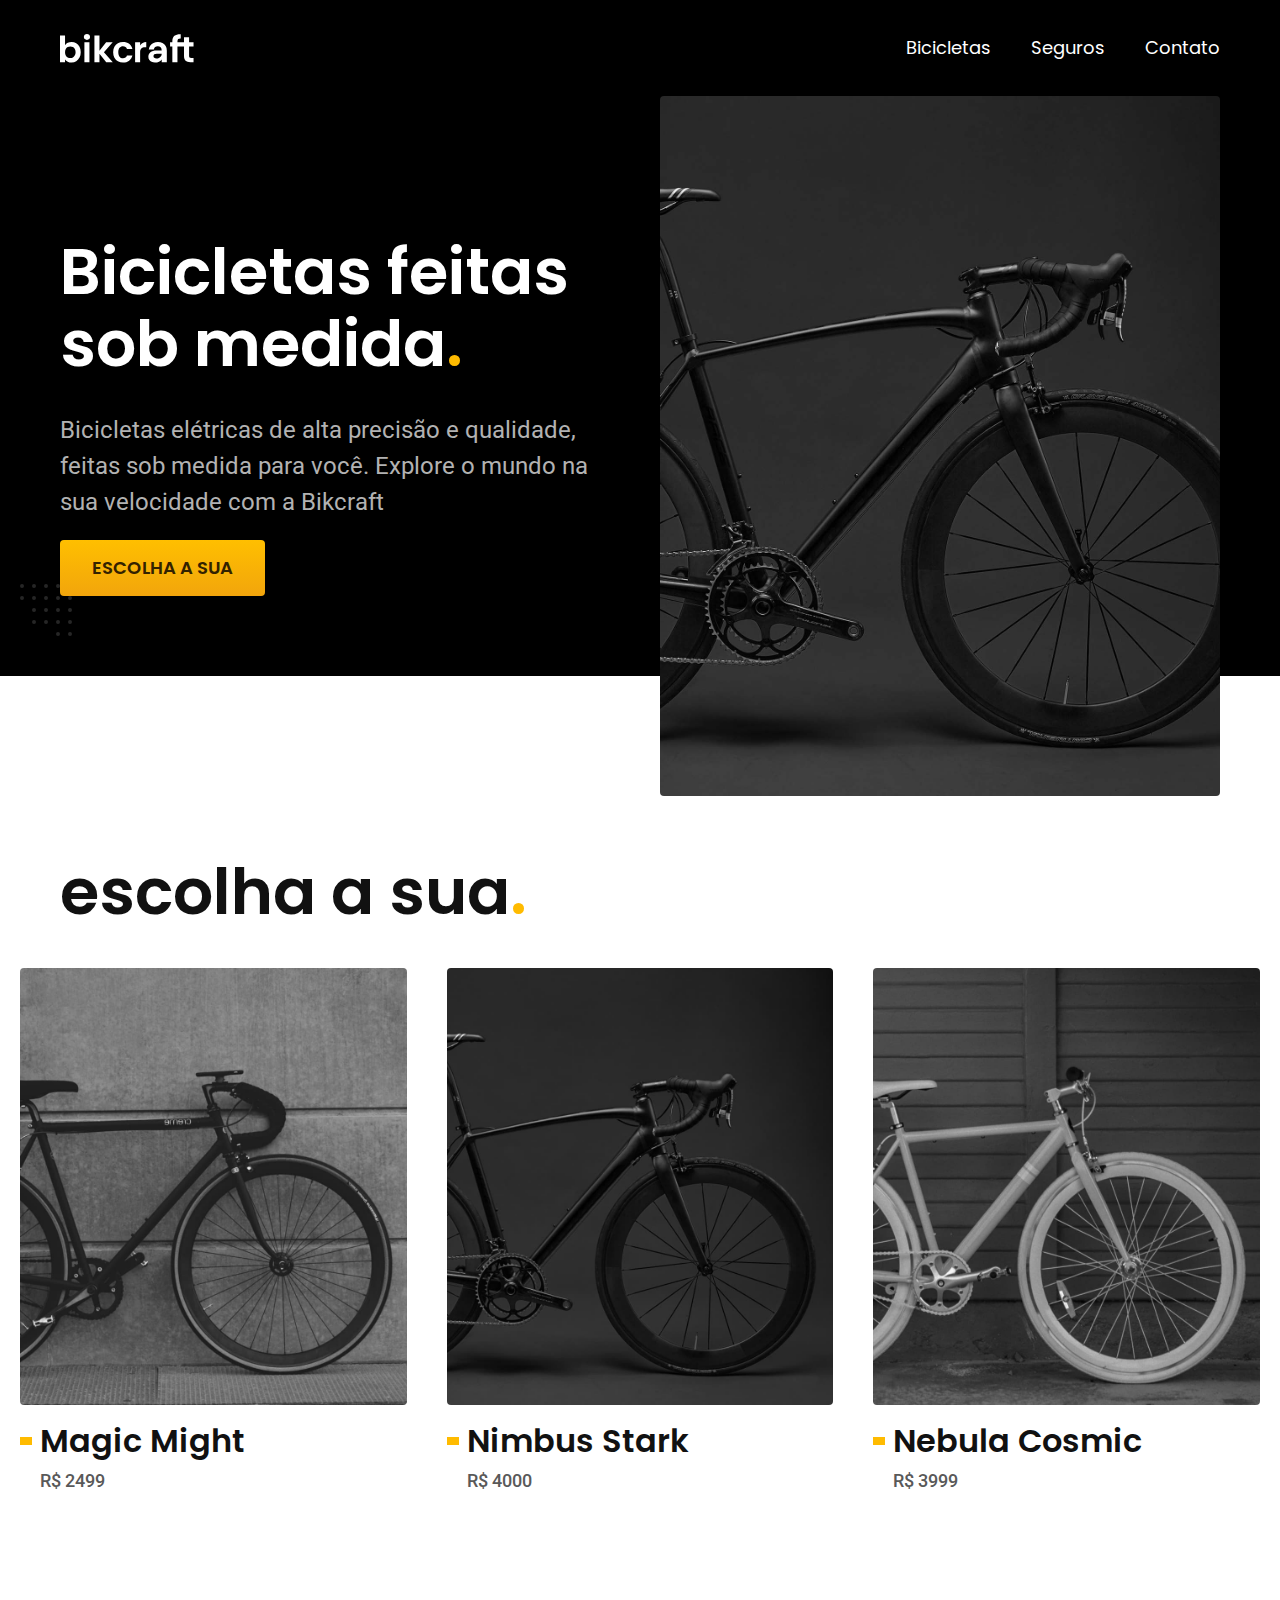
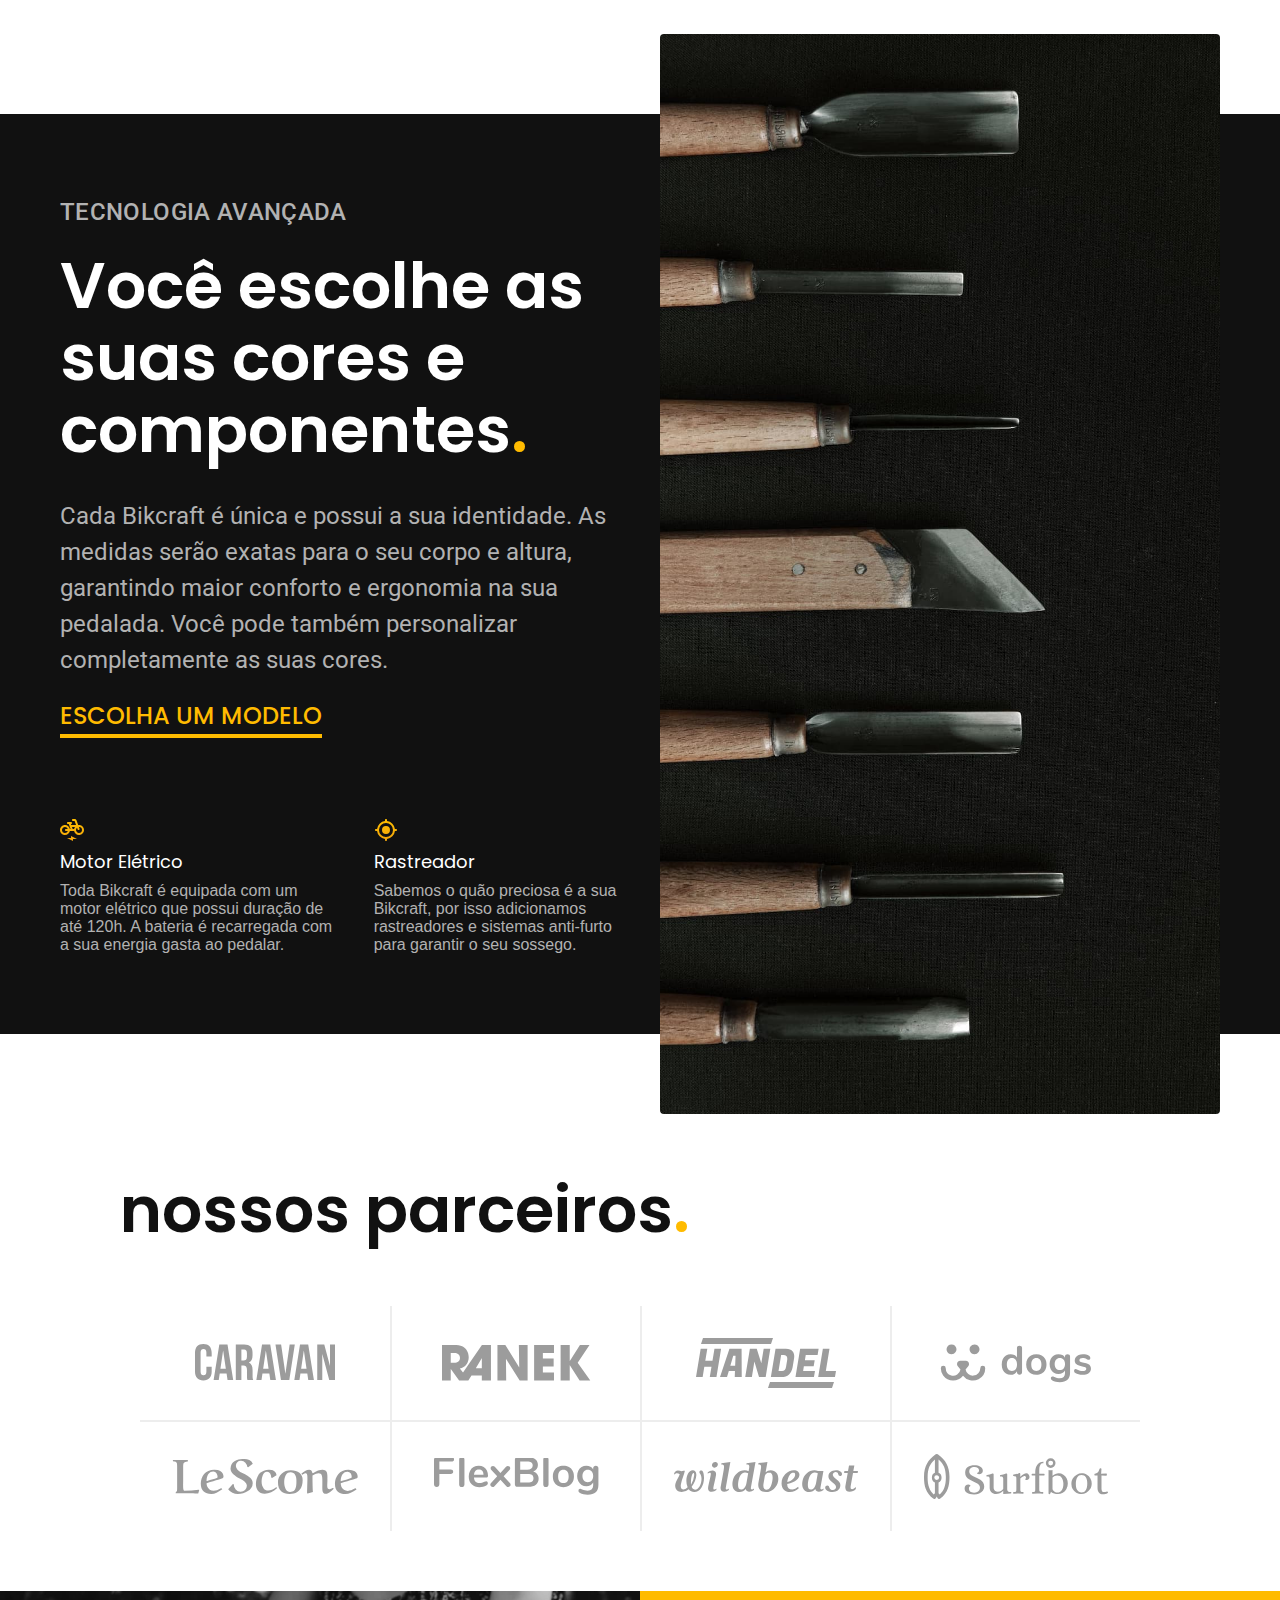
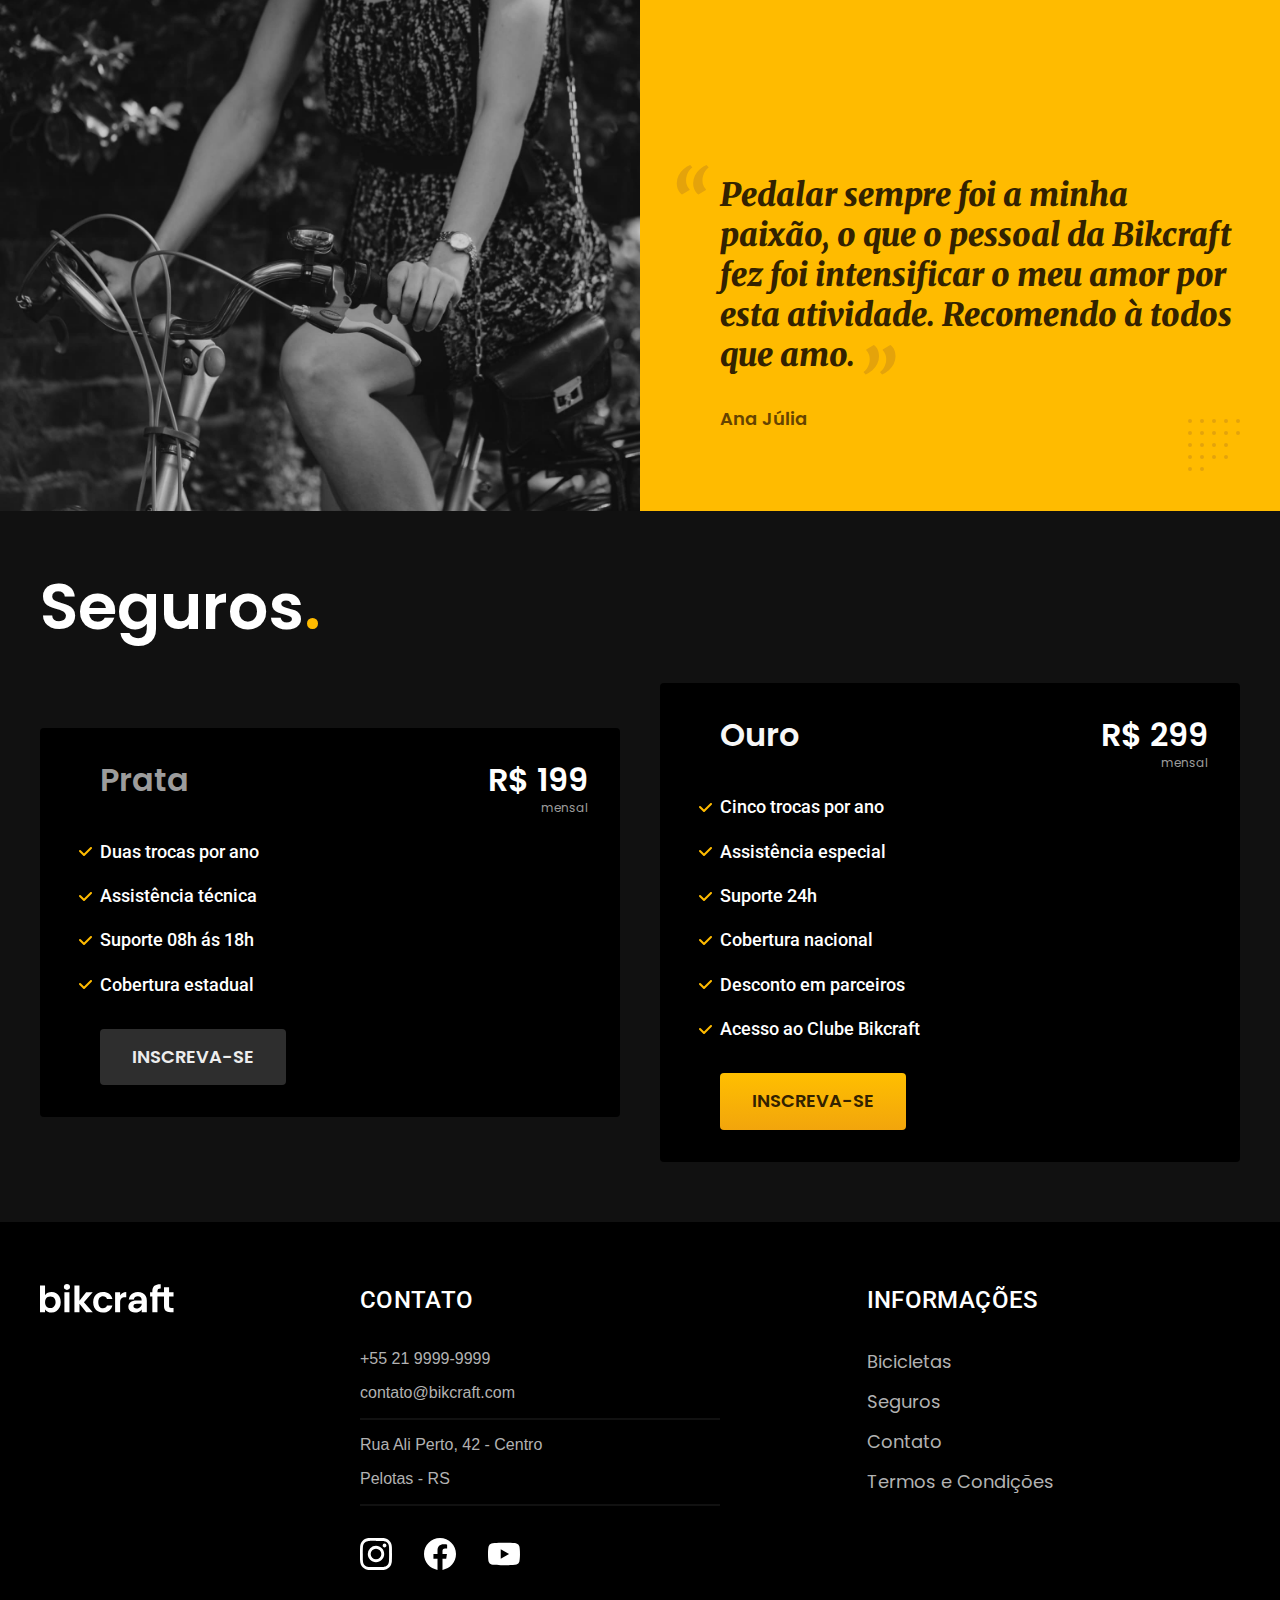
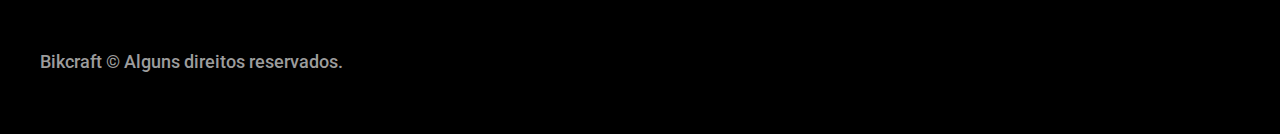
<file: index.html>
<!DOCTYPE html>
<html lang="pt-br">

<head>
  <meta charset="UTF-8">
  <meta name="viewport" content="width=device-width, initial-scale=1.0">
  <title>Bikcraft - Bicicletas Elétricas</title>
  <meta name="description" content="Bicicletas elétricas de alta precisão e qualidade,  feitas sob medida para o cliente. Explore o mundo na sua velocidade com a Bikcraft.">

  <link rel="icon" href="./favicon.svg" type="image/svg+xml">
  <link rel="preload" href="./css/style.min.css" as="style">
  <link rel="stylesheet" href="./css/style.min.css">

  <link rel="preconnect" href="https://fonts.googleapis.com">
  <link rel="preconnect" href="https://fonts.gstatic.com" crossorigin>
  <link href="https://fonts.googleapis.com/css2?family=Merriweather:ital,wght@1,900&family=Poppins:wght@400;600&family=Roboto:wght@400;500&display=swap" rel="stylesheet">
  <script>document.documentElement.classList.add("js");</script>
</head>

<body>
  <header class="header-bg">
    <div class="header container">
      <a href="./">
        <img src="./img/bikcraft.svg" alt="bikcraft" width="136" height="32">
      </a>

      <nav aria-label="primária">
        <ul class="header-menu font-1-m cor-0">
          <li class="fadeInRight" data-anime="100"><a href="./bicicletas.html">Bicicletas</a></li>
          <li class="fadeInRight" data-anime="150"><a href="./seguros.html">Seguros</a></li>
          <li class="fadeInRight" data-anime="200"><a href="./contato.html">Contato</a></li>
        </ul>
      </nav>
    </div>
  </header>

  <main class="introducao-bg">
    <div class="container introducao">
      <div class="introducao-conteudo">
        <h1 class="font-1-xxl cor-0 fadeInDown" data-anime="200">Bicicletas feitas sob medida<span class="cor-p1">.</span></h1>
        <p class="font-2-l cor-5 fadeInDown" data-anime="400">Bicicletas elétricas de alta precisão e qualidade, feitas sob medida para você. Explore o mundo na sua velocidade com a Bikcraft</p>
        <a class="botao fadeInDown" data-anime="600" href="./bicicletas.html">Escolha a sua</a>
      </div>
      <picture data-anime="800" class="fadeInDown">
        <source media="(max-width: 800px)" srcset="./img/bicicletas/nimbus.jpg">
        <img src="./img/fotos/introducao.jpg" alt="Bicicleta preta com motor elétrico" width="1280" height="1600">
      </picture>
    </div>
  </main>

  <article class="bicicletas-lista">
    <h2 class="container font-1-xxl">escolha a sua<span class="cor-p1">.</span></h2>

    <ul>
      <li>
        <a href="./bicicletas/magic.html">
          <img src="./img/bicicletas/magic-home.jpg" alt="Bicileta preta" width="920" height="1040">
          <h3 class="font-1-xl">Magic Might</h3>
          <span class="font-2-m cor-8">R$ 2499</span>
        </a>
      </li>
      <li>
        <a href="./bicicletas/nimbus.html">
          <img src="./img/bicicletas/nimbus-home.jpg" alt="Bicileta preta" width="920" height="1040">
          <h3 class="font-1-xl">Nimbus Stark</h3>
          <span class="font-2-m cor-8">R$ 4000</span>
        </a>
      </li>
      <li>
        <a href="./bicicletas/nebula.html">
          <img src="./img/bicicletas/nebula-home.jpg" alt="Bicileta preta" width="920" height="1040">
          <h3 class="font-1-xl">Nebula Cosmic</h3>
          <span class="font-2-m cor-8">R$ 3999</span>
        </a>
      </li>
    </ul>
  </article>

  <article class="tecnologia-bg">
    <div class="tecnologia container">
      <div class="tecnologia-conteudo">
        <span class="font-2-l-b cor-5">Tecnologia Avançada</span>
        <h2 class="font-1-xxl cor-0">Você escolhe as suas cores e componentes<span class="cor-p1">.</span></h2>
        <p class="font-2-l cor-5">Cada Bikcraft é única e possui a sua identidade. As medidas serão exatas para o seu corpo e altura, garantindo maior conforto e ergonomia na sua pedalada. Você pode também personalizar completamente as suas cores.</p>
        <a class="link" href="./bicicletas.html">Escolha um modelo</a>

        <div class="tecnologia-vantagens">
          <div>
            <img src="./img/icones/eletrica.svg" alt="" width="24" height="24">
            <h3 class="font-1-m cor-0">Motor Elétrico</h3>
            <p class="font-2-s cor-5">Toda Bikcraft é equipada com um motor elétrico que possui duração de até 120h. A bateria é recarregada com a sua energia gasta ao pedalar.</p>
          </div>
          <div>
            <img src="./img/icones/rastreador.svg" alt="" width="24" height="24">
            <h3 class="font-1-m cor-0">Rastreador</h3>
            <p class="font-2-s cor-5">Sabemos o quão preciosa é a sua Bikcraft, por isso adicionamos rastreadores e sistemas anti-furto para garantir o seu sossego.</p>
          </div>
        </div>

      </div>

      <div class="tecnologia-imagem">
        <img src="./img/fotos/tecnologia.jpg" alt="" width="1200" height="1920">
      </div>
    </div>
  </article>

  <section class="parceiros" aria-label="Nossos Parceiros">
    <h2 class="font-1-xxl">nossos parceiros<span class="cor-p1">.</span></h2>
    <ul>
      <li><img src="./img/parceiros/caravan.svg" alt="Caravan" width="140" height="38"></li>
      <li><img src="./img/parceiros/ranek.svg" alt="Ranek" width="149" height="36"></li>
      <li><img src="./img/parceiros/handel.svg" alt="Handel" width="140" height="50"></li>
      <li><img src="./img/parceiros/dogs.svg" alt="Dogs" width="152" height="39"></li>
      <li><img src="./img/parceiros/lescone.svg" alt="LeScone" width="208" height="41"></li>
      <li><img src="./img/parceiros/flexblog.svg" alt="FlexBlog" width="165" height="38"></li>
      <li><img src="./img/parceiros/wildbeast.svg" alt="Wildbeast" width="196" height="34"></li>
      <li><img src="./img/parceiros/surfbot.svg" alt="Surfbot" width="200" height="49"></li>
    </ul>
  </section>

  <section class="depoimento" aria-label="Depoimento">
    <div>
      <img src="./img/fotos/depoimento.jpg" alt="Pessoa pedalando uma bicicleta bikcraft" width="1560" height="1360">
    </div>
    <div class="depoimento-conteudo">
      <blockquote class="font-1-xl cor-p5">
        <p>Pedalar sempre foi a minha paixão, o que o pessoal da Bikcraft fez foi intensificar o meu amor por esta atividade. Recomendo à todos que amo.</p>
      </blockquote>
      <span class="font-1-m-b cor-p4">Ana Júlia</span>
    </div>
  </section>

  <article class="seguros-bg">
    <div class="seguros container">
      <h2 class="font-1-xxl cor-0">Seguros<span class="cor-p1">.</span></h2>
      <div class="seguros-item">
        <h3 class="font-1-xl cor-6">Prata</h3>
        <span class="font-1-xl cor-0">R$ 199 <span class="font-1-xs cor-6">mensal</span></span>
        <ul class="font-2-m cor-0">
          <li>Duas trocas por ano</li>
          <li>Assistência técnica</li>
          <li>Suporte 08h ás 18h</li>
          <li>Cobertura estadual</li>
        </ul>
        <a class="botao secundario" href="./orcamento.html">Inscreva-se</a>
      </div>

      <div class="seguros-item">
        <h3 class="font-1-xl cor-1">Ouro</h3>
        <span class="font-1-xl cor-0">R$ 299 <span class="font-1-xs cor-6">mensal</span></span>
        <ul class="font-2-m cor-0">
          <li>Cinco trocas por ano</li>
          <li>Assistência especial</li>
          <li>Suporte 24h</li>
          <li>Cobertura nacional</li>
          <li>Desconto em parceiros</li>
          <li>Acesso ao Clube Bikcraft</li>
        </ul>
        <a class="botao" href="./orcamento.html">Inscreva-se</a>
      </div>
    </div>
  </article>

  <footer class="footer-bg">
    <div class="footer container">
      <img src="./img/bikcraft.svg" alt="bikcraft" width="136" height="32">

      <div class="footer-contato">
        <h3 class="font-2-l-b cor-0">Contato</h3>
        <ul class="cont-2-m cor-5">
          <li><a href="tel:+552199999999">+55 21 9999-9999</a></li>
          <li><a href="mailto:contato@bikcraft.com">contato@bikcraft.com</a></li>
          <li>Rua Ali Perto, 42 - Centro</li>
          <li>Pelotas - RS</li>
        </ul>
        <div class="footer-redes">
          <a href="./">
            <img src="./img/redes/instagram.svg" alt="Instagram" width="32" height="32">
          </a>
          <a href="./">
            <img src="./img/redes/facebook.svg" alt="Facebook" width="32" height="32">
          </a>
          <a href="./">
            <img src="./img/redes/youtube.svg" alt="Youtube" width="32" height="32">
          </a>
        </div>
      </div>

      <div class="footer-informacoes">
        <h3 class="font-2-l-b cor-0">Informações</h3>
        <nav>
          <ul class="font-1-m cor-5">
            <li><a href="./bicicletas.html">Bicicletas</a></li>
            <li><a href="./seguros.html">Seguros</a></li>
            <li><a href="./contato.html">Contato</a></li>
            <li><a href="./termos.html">Termos e Condições</a></li>
          </ul>
        </nav>
      </div>
      <p class="footer-copy font-2-m cor-6">Bikcraft © Alguns direitos reservados.</p>
    </div>
  </footer>
  <script src="./js/plugin/simple-anime.js"></script>
  <script src="./js/script.js"></script>
</body>

</html>
</file>
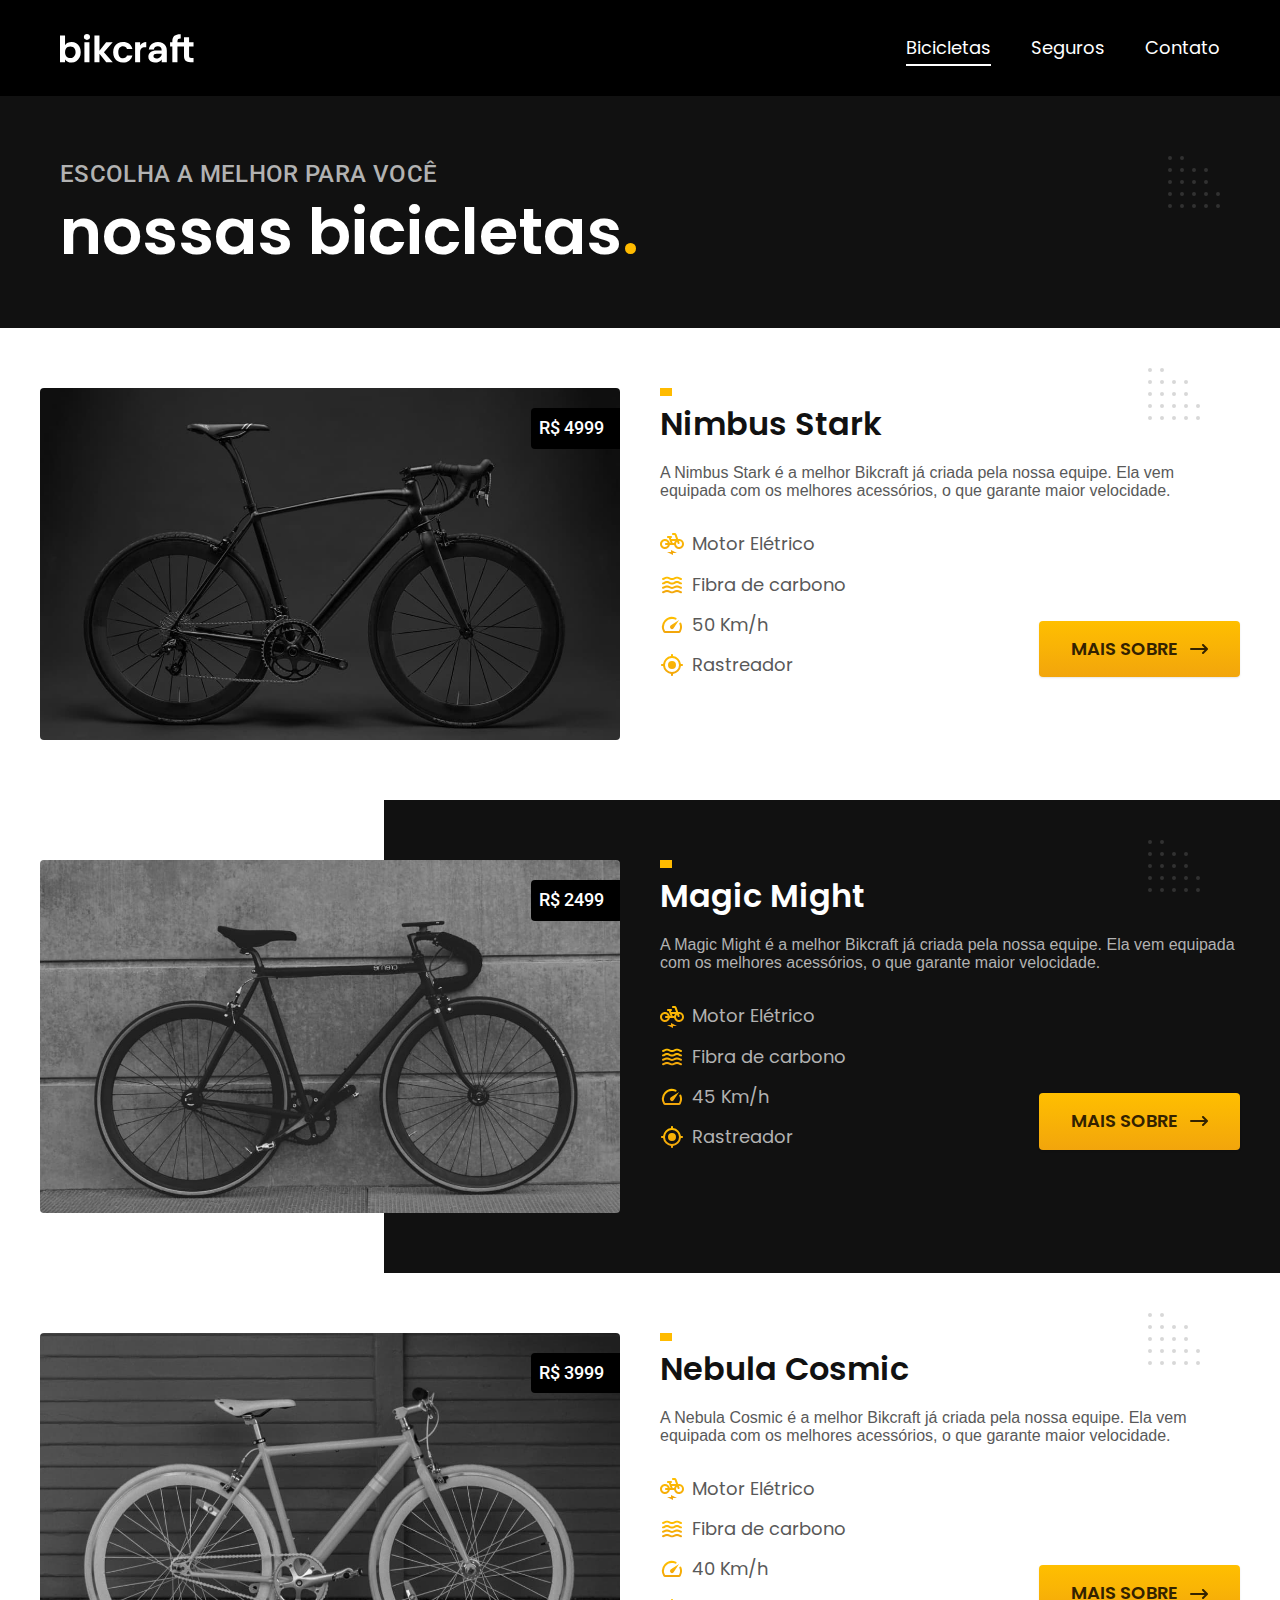
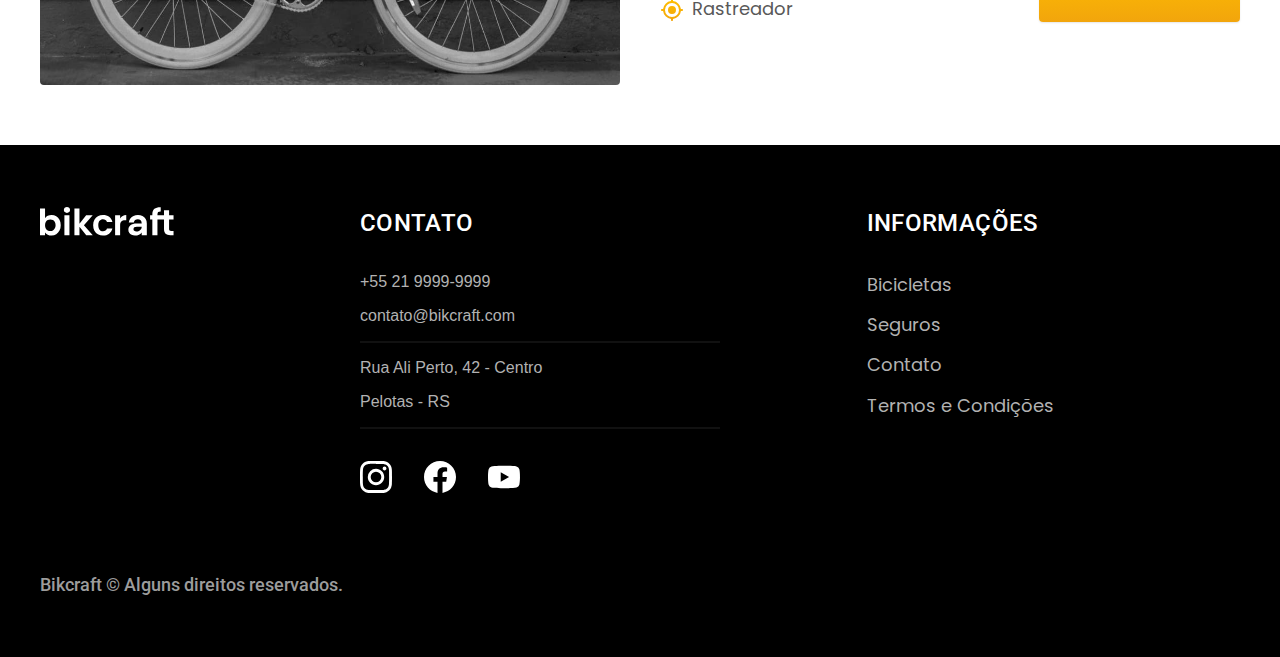
<file: bicicletas.html>
<!DOCTYPE html>
<html lang="pt-br">

<head>
  <meta charset="UTF-8">
  <meta name="viewport" content="width=device-width, initial-scale=1.0">
  <title>Bicicletas | Bikcraft</title>
  <meta name="description" content="Termos e condições.">

  <link rel="icon" href="./favicon.svg" type="image/svg+xml">
  <link rel="preload" href="./css/style.min.css" as="style">
  <link rel="stylesheet" href="./css/style.min.css">

  <link rel="preconnect" href="https://fonts.googleapis.com">
  <link rel="preconnect" href="https://fonts.gstatic.com" crossorigin>
  <link href="https://fonts.googleapis.com/css2?family=Merriweather:ital,wght@1,900&family=Poppins:wght@400;600&family=Roboto:wght@400;500&display=swap" rel="stylesheet">
  <script>document.documentElement.classList.add("js");</script>
</head>

<body id="bicicletas">
  <header class="header-bg">
    <div class="header container">
      <a href="./">
        <img src="./img/bikcraft.svg" alt="bikcraft">
      </a>

      <nav aria-label="primária">
        <ul class="header-menu font-1-m cor-0">
          <li><a href="./bicicletas.html">Bicicletas</a></li>
          <li><a href="./seguros.html">Seguros</a></li>
          <li><a href="./contato.html">Contato</a></li>
        </ul>
      </nav>
    </div>
  </header>

  <main>
    <div class="titulo-bg">
      <div class="titulo container">
        <p class="font-2-l-b cor-5">Escolha a melhor para você</p>
        <h1 class="font-1-xxl cor-0">nossas bicicletas<span class="cor-p1">.</span></h1>
      </div>
    </div>

    <div class="bicicletas container">
      <div class="bicicletas-imagem">
        <img src="./img/bicicletas/nimbus.jpg" alt="Bicicleta preta">
        <span class="font-2-m cor-0">R$ 4999</span>
      </div>
      <div class="bicicletas-conteudo">
        <h2 class="font-1-xl">Nimbus Stark</h2>
        <p class="font-2-s cor-8">A Nimbus Stark é a melhor Bikcraft já criada pela nossa equipe. Ela vem equipada com os melhores acessórios, o que garante maior velocidade.</p>
        <ul class="font-1-m cor-8">
          <li><img src="./img/icones/eletrica.svg">Motor Elétrico</li>
          <li><img src="./img/icones/carbono.svg">Fibra de carbono</li>
          <li><img src="./img/icones/velocidade.svg">50 Km/h</li>
          <li><img src="./img/icones/rastreador.svg">Rastreador</li>
        </ul>
        <a class="botao seta" href="./bicicletas/nimbus.html">Mais Sobre</a>
      </div>
    </div>

    <div class="bicicletas-bg">
      <div class="bicicletas container">
        <div class="bicicletas-imagem">
          <img src="./img/bicicletas/magic.jpg" alt="Bicicleta preta">
          <span class="font-2-m cor-0">R$ 2499</span>
        </div>
        <div class="bicicletas-conteudo">
          <h2 class="font-1-xl cor-0">Magic Might</h2>
          <p class="font-2-s cor-5">A Magic Might é a melhor Bikcraft já criada pela nossa equipe. Ela vem equipada com os melhores acessórios, o que garante maior velocidade.</p>
          <ul class="font-1-m cor-5">
            <li><img src="./img/icones/eletrica.svg">Motor Elétrico</li>
            <li><img src="./img/icones/carbono.svg">Fibra de carbono</li>
            <li><img src="./img/icones/velocidade.svg">45 Km/h</li>
            <li><img src="./img/icones/rastreador.svg">Rastreador</li>
          </ul>
          <a class="botao seta" href="./bicicletas/magic.html">Mais Sobre</a>
        </div>
      </div>
    </div>

    <div class="bicicletas container">
      <div class="bicicletas-imagem">
        <img src="./img/bicicletas/nebula.jpg" alt="Bicicleta preta">
        <span class="font-2-m cor-0">R$ 3999</span>
      </div>
      <div class="bicicletas-conteudo">
        <h2 class="font-1-xl">Nebula Cosmic</h2>
        <p class="font-2-s cor-8">A Nebula Cosmic é a melhor Bikcraft já criada pela nossa equipe. Ela vem equipada com os melhores acessórios, o que garante maior velocidade.</p>
        <ul class="font-1-m cor-8">
          <li><img src="./img/icones/eletrica.svg">Motor Elétrico</li>
          <li><img src="./img/icones/carbono.svg">Fibra de carbono</li>
          <li><img src="./img/icones/velocidade.svg">40 Km/h</li>
          <li><img src="./img/icones/rastreador.svg">Rastreador</li>
        </ul>
        <a class="botao seta" href="./bicicletas/nebula.html">Mais Sobre</a>
      </div>
    </div>

  </main>

  <footer class="footer-bg">
    <div class="footer container">
      <img src="./img/bikcraft.svg" alt="bikcraft">

      <div class="footer-contato">
        <h3 class="font-2-l-b cor-0">Contato</h3>
        <ul class="cont-2-m cor-5">
          <li><a href="tel:+552199999999">+55 21 9999-9999</a></li>
          <li><a href="mailto:contato@bikcraft.com">contato@bikcraft.com</a></li>
          <li>Rua Ali Perto, 42 - Centro</li>
          <li>Pelotas - RS</li>
        </ul>
        <div class="footer-redes">
          <a href="./">
            <img src="./img/redes/instagram.svg" alt="Instagram">
          </a>
          <a href="./">
            <img src="./img/redes/facebook.svg" alt="Facebook">
          </a>
          <a href="./">
            <img src="./img/redes/youtube.svg" alt="Youtube">
          </a>
        </div>
      </div>

      <div class="footer-informacoes">
        <h3 class="font-2-l-b cor-0">Informações</h3>
        <nav>
          <ul class="font-1-m cor-5">
            <li><a href="./bicicletas.html">Bicicletas</a></li>
            <li><a href="./seguros.html">Seguros</a></li>
            <li><a href="./contato.html">Contato</a></li>
            <li><a href="./termos.html">Termos e Condições</a></li>
          </ul>
        </nav>
      </div>
      <p class="footer-copy font-2-m cor-6">Bikcraft © Alguns direitos reservados.</p>
    </div>
  </footer>
  <script src="./js/script.js"></script>
</body>

</html>
</file>
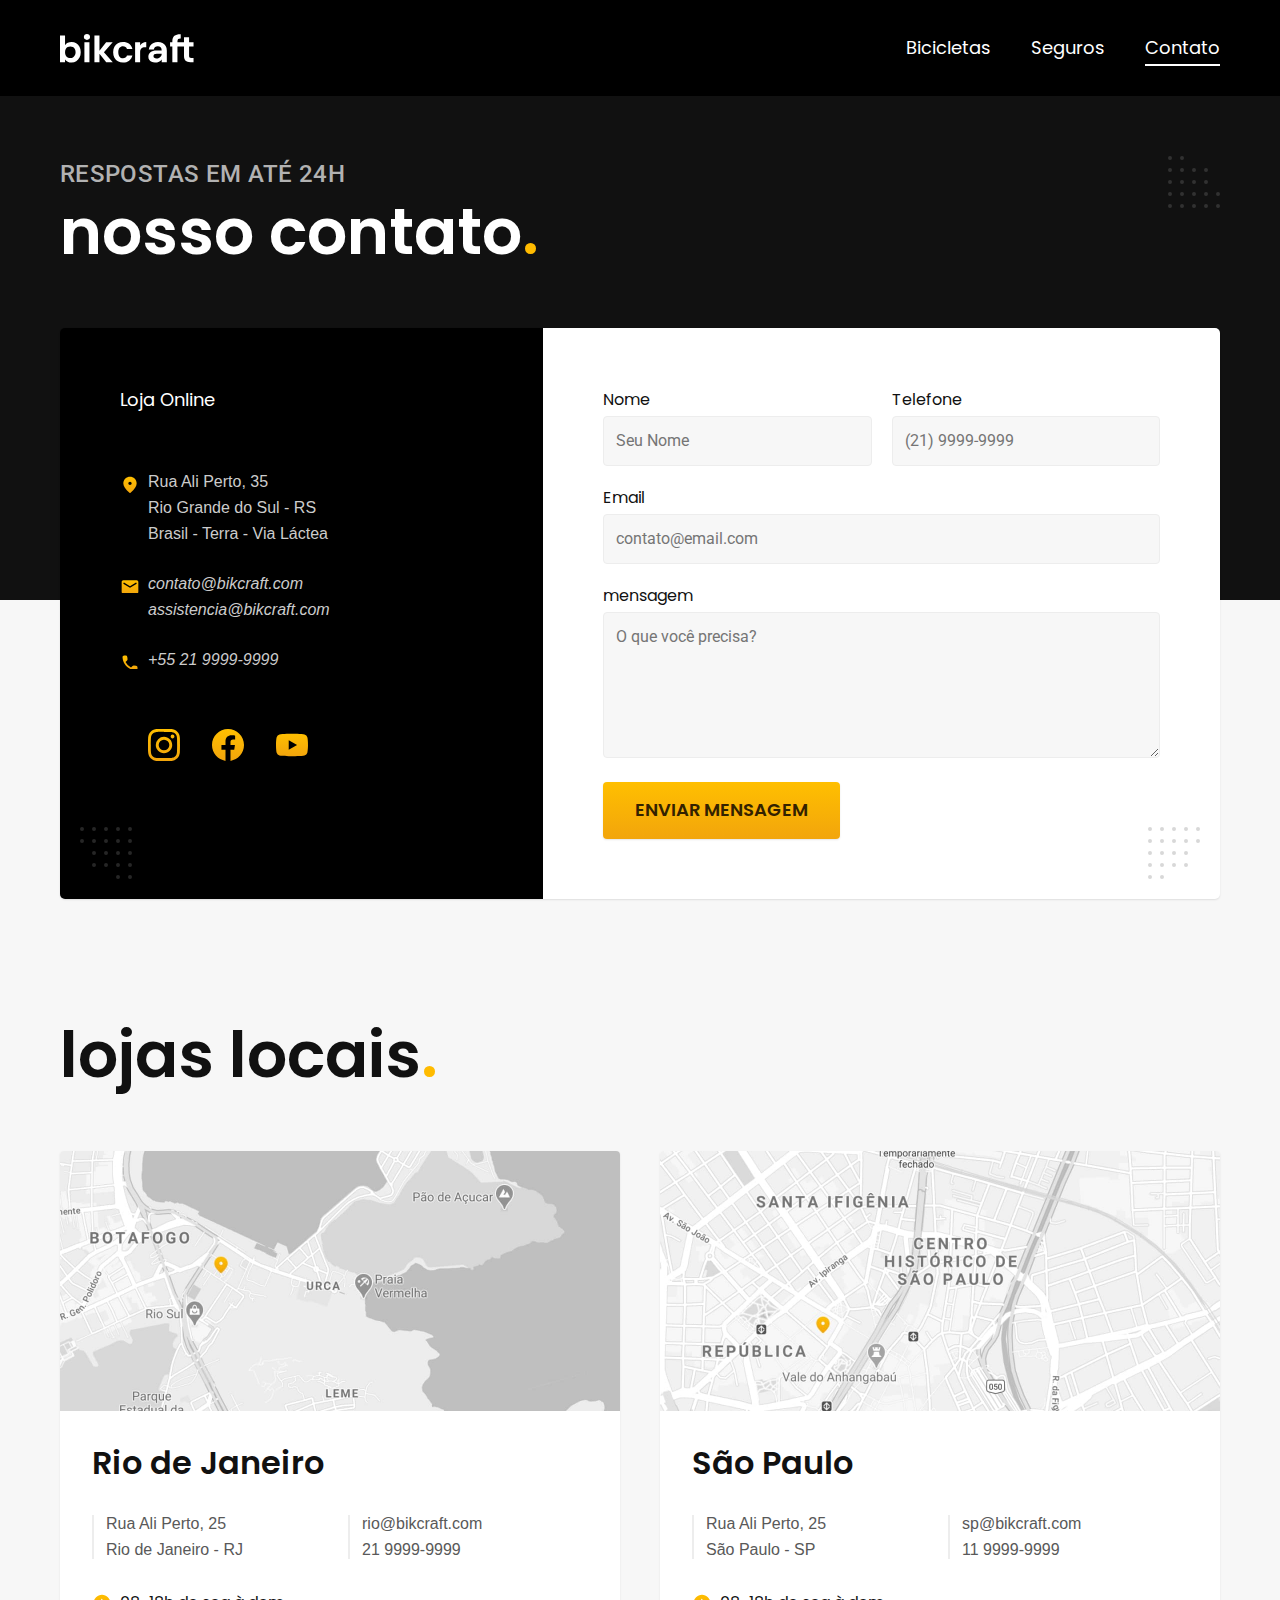
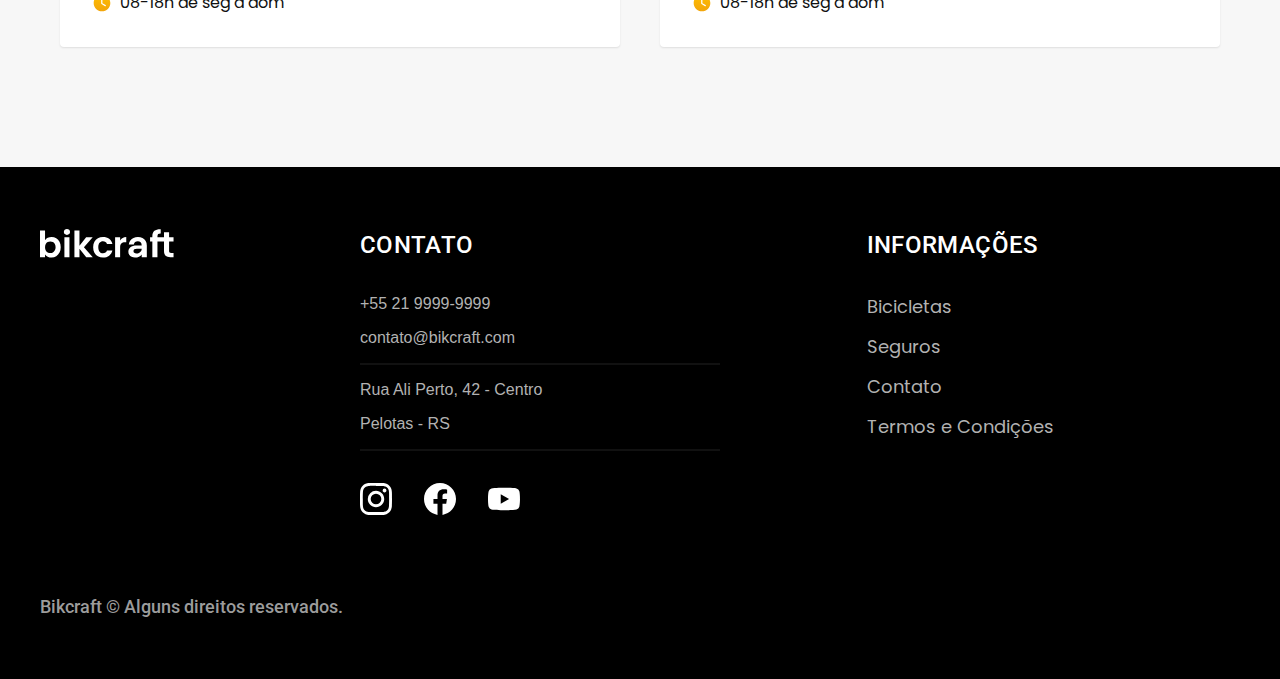
<file: contato.html>
<!DOCTYPE html>
<html lang="pt-br">

<head>
  <meta charset="UTF-8">
  <meta name="viewport" content="width=device-width, initial-scale=1.0">
  <title>Contato | Bikcraft</title>
  <meta name="description" content="Contato.">

  <link rel="icon" href="./favicon.svg" type="image/svg+xml">
  <link rel="preload" href="./css/style.min.css" as="style">
  <link rel="stylesheet" href="./css/style.min.css">

  <link rel="preconnect" href="https://fonts.googleapis.com">
  <link rel="preconnect" href="https://fonts.gstatic.com" crossorigin>
  <link href="https://fonts.googleapis.com/css2?family=Merriweather:ital,wght@1,900&family=Poppins:wght@400;600&family=Roboto:wght@400;500&display=swap" rel="stylesheet">
  <script>document.documentElement.classList.add("js");</script>
</head>

<body id="contato">
  <header class="header-bg">
    <div class="header container">
      <a href="./">
        <img src="./img/bikcraft.svg" alt="bikcraft">
      </a>

      <nav aria-label="primária">
        <ul class="header-menu font-1-m cor-0">
          <li><a href="./bicicletas.html">Bicicletas</a></li>
          <li><a href="./seguros.html">Seguros</a></li>
          <li><a href="./contato.html">Contato</a></li>
        </ul>
      </nav>
    </div>
  </header>

  <main>
    <div class="titulo-bg">
      <div class="titulo container">
        <p class="font-2-l-b cor-5">Respostas em até 24h</p>
        <h1 class="font-1-xxl cor-0">nosso contato<span class="cor-p1">.</span></h1>
      </div>
    </div>

    <div class="contato container">
      <section class="contato-dados" aria-label="Endereço">
        <h2 class="font-1-m cor-0">Loja Online</h2>
        <div class="contato-endereco">
          <p class="font-2-s cor-4">Rua Ali Perto, 35</p>
          <p class="font-2-s cor-4">Rio Grande do Sul - RS</p>
          <p class="font-2-s cor-4">Brasil - Terra - Via Láctea</p>
        </div>
        <address class="contato-meios font-2-s cor-4">
          <a href="mailto:contato@bikcraft.com">contato@bikcraft.com</a>
          <a href="mailto:assistencia@bikcraft.com">assistencia@bikcraft.com</a>
          <a href="tel:+552199999999">+55 21 9999-9999</a>
        </address>
        <div class="contato-redes">
          <a href="./">
            <img src="./img/redes/instagram-p.svg" alt="Instagram">
          </a>
          <a href="./">
            <img src="./img/redes/facebook-p.svg" alt="Facebook">
          </a>
          <a href="./">
            <img src="./img/redes/youtube-p.svg" alt="Youtube">
          </a>
        </div>
      </section>

      <section class="contato-formulario" aria-label="Formulário">
        <form class="form" action="./contato.html">
          <div>
            <label for="nome">Nome</label>
            <input type="text" name="nome" id="nome" placeholder="Seu Nome">
          </div>
          <div>
            <label for="telefone">Telefone</label>
            <input type="text" name="telefone" id="telefone" placeholder="(21) 9999-9999">
          </div>
          <div class="col-2">
            <label for="email">Email</label>
            <input type="email" name="email" id="email" placeholder="contato@email.com">
          </div>
          <div class="col-2">
            <label for="mensagem">mensagem</label>
            <textarea rows="5" type="text" name="mensagem" id="mensagem" placeholder="O que você precisa?"></textarea>
          </div>
          <button class="botao col-2">Enviar Mensagem</button>
        </form>
      </section>
    </div>
  </main>

  <article class="lojas container">
    <h2 class="font-1-xxl">lojas locais<span class="cor-p1">.</span></h2>
    <div class="lojas-item">
      <img src="./img/lojas/rj.jpg" alt="mapa marcando o endereço da loja no Rio de Janeiro" width="560" height="260">
      <div class="lojas-conteudo">
        <h3 class="font-1-xl">Rio de Janeiro</h3>
        <div class="lojas-dados font-2-s cor-8">
          <p>Rua Ali Perto, 25</p>
          <p>Rio de Janeiro - RJ</p>
        </div>
        <div class="lojas-dados font-2-s cor-8">
          <p><a href="mailto:rio@bikcraft.com">rio@bikcraft.com</a></p>
          <p><a href="tel:+552199999999">21 9999-9999</a></p>
        </div>
        <p class="lojas-tempo font-1-s"><img src="./img/icones/horario.svg" alt="">08-18h de seg à dom</p>
      </div>
    </div>
    <div class="lojas-item">
      <img src="./img/lojas/sp.jpg" alt="mapa marcando o endereço da loja no Rio de Janeiro">
      <div class="lojas-conteudo">
        <h3 class="font-1-xl">São Paulo</h3>
        <div class="lojas-dados font-2-s cor-8">
          <p>Rua Ali Perto, 25</p>
          <p>São Paulo - SP</p>
        </div>
        <div class="lojas-dados font-2-s cor-8">
          <p><a href="mailto:rio@bikcraft.com">sp@bikcraft.com</a></p>
          <p><a href="tel:+551199999999">11 9999-9999</a></p>
        </div>
        <p class="lojas-tempo font-1-s"><img src="./img/icones/horario.svg" alt="">08-18h de seg à dom</p>
      </div>
    </div>
  </article>

  <footer class="footer-bg">
    <div class="footer container">
      <img src="./img/bikcraft.svg" alt="bikcraft">

      <div class="footer-contato">
        <h3 class="font-2-l-b cor-0">Contato</h3>
        <ul class="cont-2-m cor-5">
          <li><a href="tel:+552199999999">+55 21 9999-9999</a></li>
          <li><a href="mailto:contato@bikcraft.com">contato@bikcraft.com</a></li>
          <li>Rua Ali Perto, 42 - Centro</li>
          <li>Pelotas - RS</li>
        </ul>
        <div class="footer-redes">
          <a href="./">
            <img src="./img/redes/instagram.svg" alt="Instagram">
          </a>
          <a href="./">
            <img src="./img/redes/facebook.svg" alt="Facebook">
          </a>
          <a href="./">
            <img src="./img/redes/youtube.svg" alt="Youtube">
          </a>
        </div>
      </div>

      <div class="footer-informacoes">
        <h3 class="font-2-l-b cor-0">Informações</h3>
        <nav>
          <ul class="font-1-m cor-5">
            <li><a href="./bicicletas.html">Bicicletas</a></li>
            <li><a href="./seguros.html">Seguros</a></li>
            <li><a href="./contato.html">Contato</a></li>
            <li><a href="./termos.html">Termos e Condições</a></li>
          </ul>
        </nav>
      </div>
      <p class="footer-copy font-2-m cor-6">Bikcraft © Alguns direitos reservados.</p>
    </div>
  </footer>
  <script src="./js/script.js"></script>
</body>

</html>
</file>
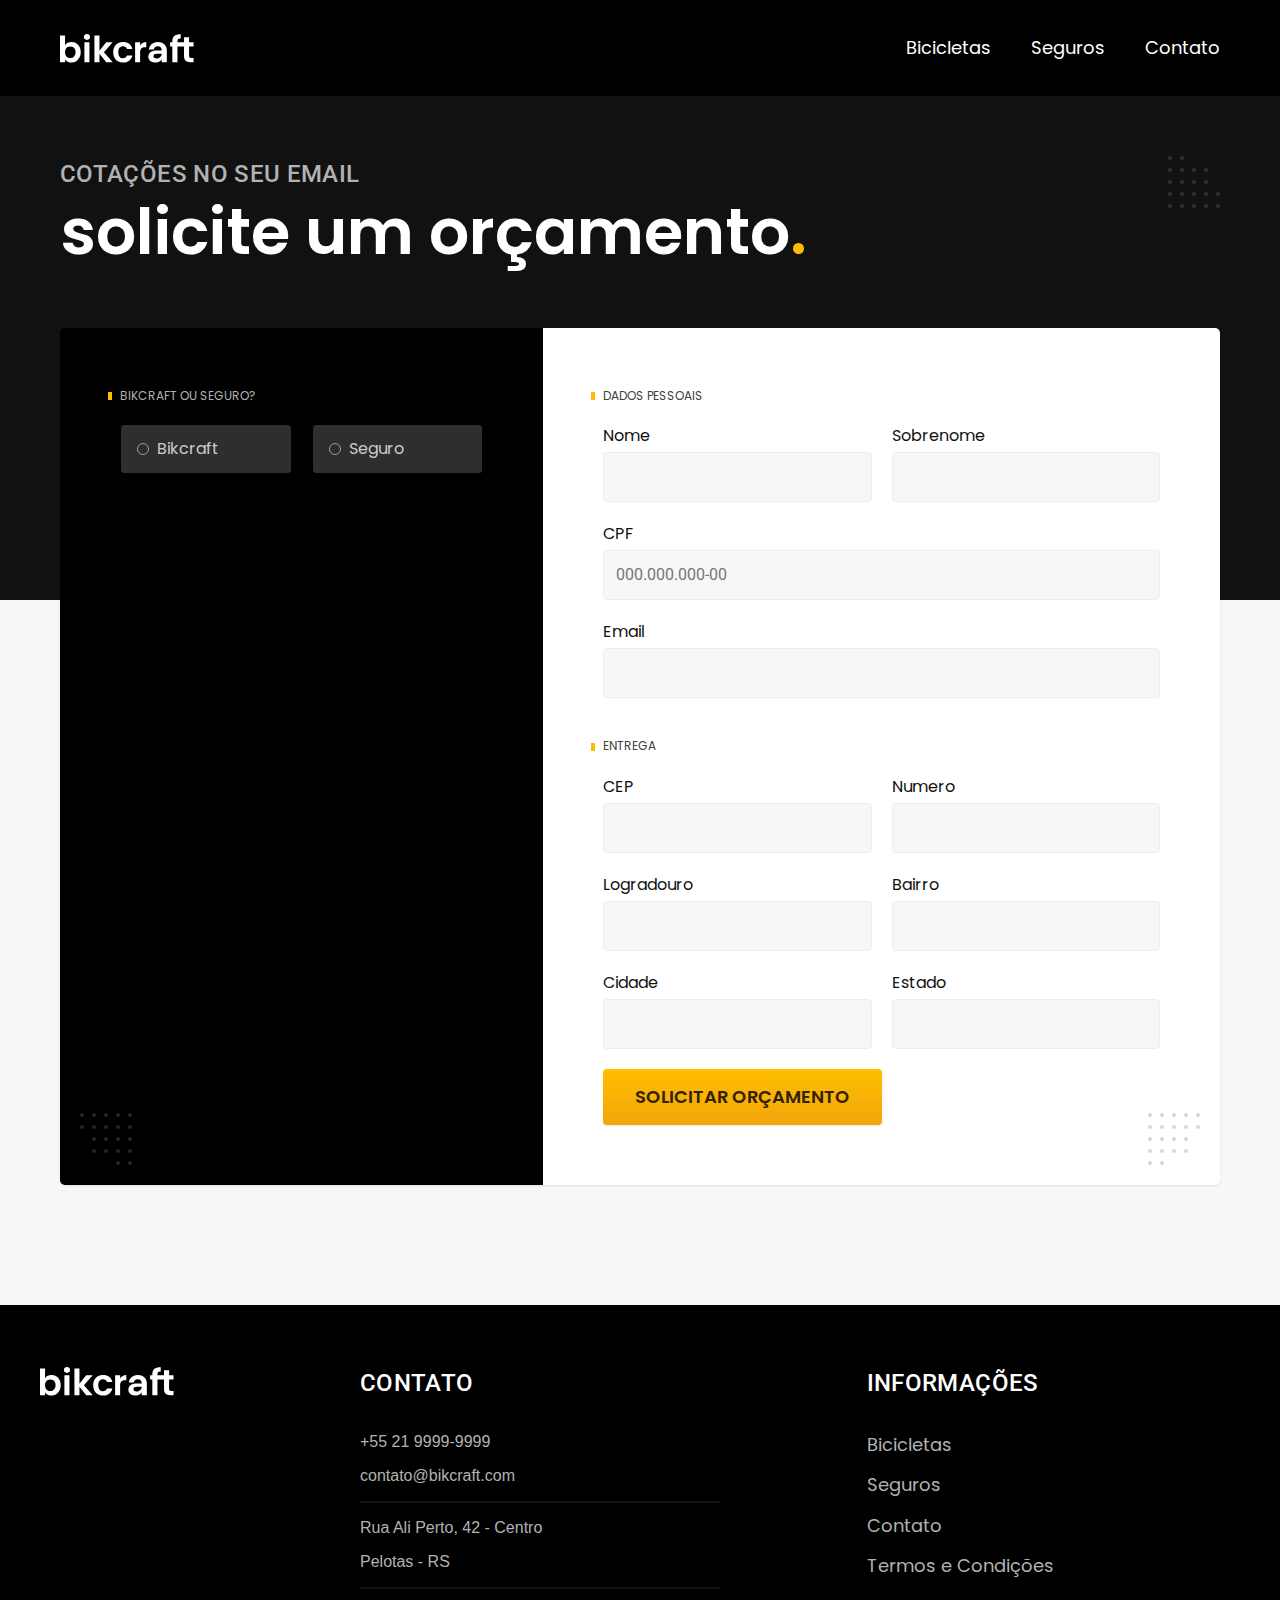
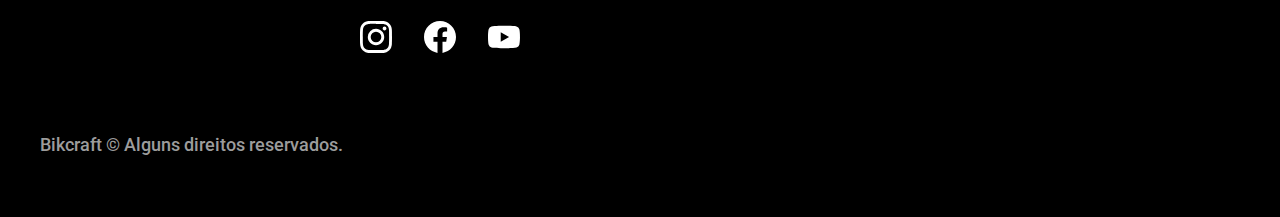
<file: orcamento.html>
<!DOCTYPE html>
<html lang="pt-br">

<head>
  <meta charset="UTF-8">
  <meta name="viewport" content="width=device-width, initial-scale=1.0">
  <title>Orçamento | Bikcraft</title>
  <meta name="description" content="Termos e condições.">

  <link rel="icon" href="./favicon.svg" type="image/svg+xml">
  <link rel="preload" href="./css/style.min.css" as="style">
  <link rel="stylesheet" href="./css/style.min.css">

  <link rel="preconnect" href="https://fonts.googleapis.com">
  <link rel="preconnect" href="https://fonts.gstatic.com" crossorigin>
  <link href="https://fonts.googleapis.com/css2?family=Merriweather:ital,wght@1,900&family=Poppins:wght@400;600&family=Roboto:wght@400;500&display=swap" rel="stylesheet">
  <script>document.documentElement.classList.add("js");</script>
</head>

<body id="orcamento">
  <header class="header-bg">
    <div class="header container">
      <a href="./">
        <img src="./img/bikcraft.svg" alt="bikcraft">
      </a>

      <nav aria-label="primária">
        <ul class="header-menu font-1-m cor-0">
          <li><a href="./bicicletas.html">Bicicletas</a></li>
          <li><a href="./seguros.html">Seguros</a></li>
          <li><a href="./contato.html">Contato</a></li>
        </ul>
      </nav>
    </div>
  </header>

  <main>
    <div class="titulo-bg">
      <div class="titulo container">
        <p class="font-2-l-b cor-5">Cotações no seu email</p>
        <h1 class="font-1-xxl cor-0">solicite um orçamento<span class="cor-p1">.</span></h1>
      </div>
    </div>

    <form class="orcamento container" action="./">
      <div class="orcamento-produto">
        <h2 class="font-1-xs cor-5">Bikcraft ou Seguro?</h2>

        <input type="radio" name="tipo" id="bikcraft" value="bikcraft">
        <label for="bikcraft">Bikcraft</label>

        <input type="radio" name="tipo" id="seguro" value="seguro">
        <label for="seguro">Seguro</label>

        <div class="orcamento-conteudo" id="orcamento-bikcraft">
          <h2 class="font-1-xs cor-5">Escolha a sua</h2>

          <input type="radio" name="produto" id="nimbus" value="nimbus">
          <label for="nimbus">Nimbus Stark <span>R$ 4999</span></label>
          <div class="orcamento-detalhes">
            <ul class="font-1-xs cor-8">
              <li><img src="/img/icones/eletrica.svg">Motor Elétrico</li>
              <li><img src="/img/icones/carbono.svg">Fibra de Carbono</li>
              <li><img src="/img/icones/velocidade.svg">50 km/h</li>
              <li><img src="/img/icones/rastreador.svg">Rastreador</li>
            </ul>
            <img src="./img/bicicletas/nimbus.jpg" alt="">
          </div>

          <input type="radio" name="produto" id="magic" value="magic">
          <label for="magic">Magic Might <span>R$ 2499</span></label>
          <div class="orcamento-detalhes">
            <ul class="font-1-xs cor-8">
              <li><img src="/img/icones/eletrica.svg">Motor Elétrico</li>
              <li><img src="/img/icones/carbono.svg">Fibra de Carbono</li>
              <li><img src="/img/icones/velocidade.svg">45 km/h</li>
              <li><img src="/img/icones/rastreador.svg">Rastreador</li>
            </ul>
            <img src="./img/bicicletas/magic.jpg" alt="">
          </div>

          <input type="radio" name="produto" id="nebula" value="nebula">
          <label for="nebula">Nebula Cosmic <span>R$ 3999</span></label>
          <div class="orcamento-detalhes">
            <ul class="font-1-xs cor-8">
              <li><img src="/img/icones/eletrica.svg">Motor Elétrico</li>
              <li><img src="/img/icones/carbono.svg">Fibra de Carbono</li>
              <li><img src="/img/icones/velocidade.svg">40 km/h</li>
              <li><img src="/img/icones/rastreador.svg">Rastreador</li>
            </ul>
            <img src="./img/bicicletas/nebula.jpg" alt="">
          </div>

        </div>

        <div class="orcamento-conteudo" id="orcamento-seguro">
          <h2 class="font-1-xs cor-5">Escolha o plano</h2>

          <input type="radio" name="produto" id="prata" value="prata">
          <label for="prata">Prata Stark <span>R$ 199</span></label>

          <input type="radio" name="produto" id="ouro" value="ouro">
          <label for="ouro">Ouro Stark <span>R$ 299</span></label>
        </div>

      </div>
      <div class="orcamento-dados form">
        <h2 class="font-1-xs cor-9 col-2">dados pessoais</h2>
        <div>
          <label for="nome">Nome</label>
          <input type="text" name="nome" id="nome">
        </div>
        <div>
          <label for="sobrenome">Sobrenome</label>
          <input type="text" name="sobrenome" id="sobrenome">
        </div>
        <div class="col-2">
          <label for="cpf">CPF</label>
          <input type="text" name="cpf" id="cpf" placeholder="000.000.000-00">
        </div>
        <div class="col-2">
          <label for="email">Email</label>
          <input type="email" name="email" id="email">
        </div>
        <h2 class="font-1-xs cor-9 col-2">entrega</h2>
        <div>
          <label for="cep">CEP</label>
          <input type="text" name="cep" id="cep">
        </div>
        <div>
          <label for="numero">Numero</label>
          <input type="text" name="numero" id="numero">
        </div>
        <div>
          <label for="logradouro">Logradouro</label>
          <input type="text" name="logradouro" id="logradouro">
        </div>
        <div>
          <label for="bairro">Bairro</label>
          <input type="text" name="bairro" id="bairro">
        </div>
        <div>
          <label for="cidade">Cidade</label>
          <input type="text" name="cidade" id="cidade">
        </div>
        <div>
          <label for="estado">Estado</label>
          <input type="text" name="estado" id="estado">
        </div>
        <button class="botao col-2">Solicitar Orçamento</button>
      </div>
    </form>

  </main>

  <footer class="footer-bg">
    <div class="footer container">
      <img src="./img/bikcraft.svg" alt="bikcraft">

      <div class="footer-contato">
        <h3 class="font-2-l-b cor-0">Contato</h3>
        <ul class="cont-2-m cor-5">
          <li><a href="tel:+552199999999">+55 21 9999-9999</a></li>
          <li><a href="mailto:contato@bikcraft.com">contato@bikcraft.com</a></li>
          <li>Rua Ali Perto, 42 - Centro</li>
          <li>Pelotas - RS</li>
        </ul>
        <div class="footer-redes">
          <a href="./">
            <img src="./img/redes/instagram.svg" alt="Instagram">
          </a>
          <a href="./">
            <img src="./img/redes/facebook.svg" alt="Facebook">
          </a>
          <a href="./">
            <img src="./img/redes/youtube.svg" alt="Youtube">
          </a>
        </div>
      </div>

      <div class="footer-informacoes">
        <h3 class="font-2-l-b cor-0">Informações</h3>
        <nav>
          <ul class="font-1-m cor-5">
            <li><a href="./bicicletas.html">Bicicletas</a></li>
            <li><a href="./seguros.html">Seguros</a></li>
            <li><a href="./contato.html">Contato</a></li>
            <li><a href="./termos.html">Termos e Condições</a></li>
          </ul>
        </nav>
      </div>
      <p class="footer-copy font-2-m cor-6">Bikcraft © Alguns direitos reservados.</p>
    </div>
  </footer>
  <script src="./js/script.js"></script>
</body>

</html>
</file>
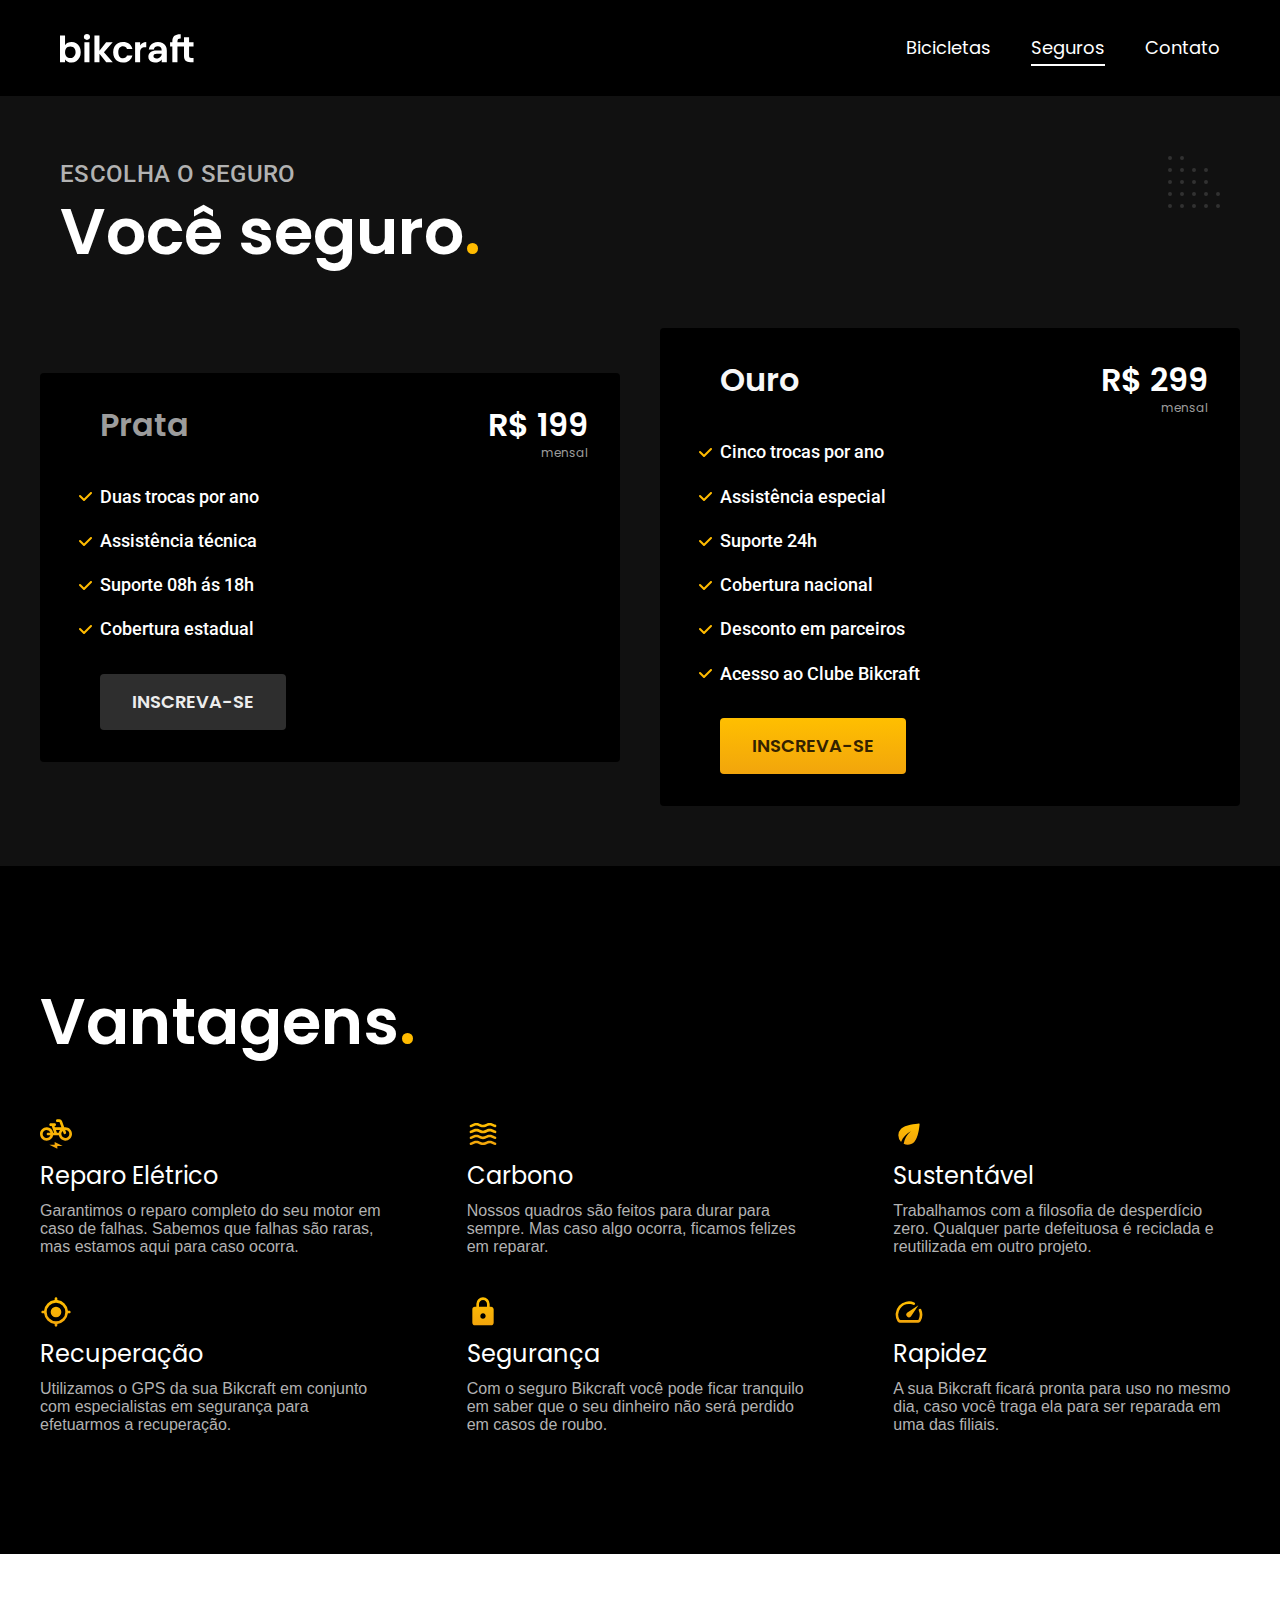
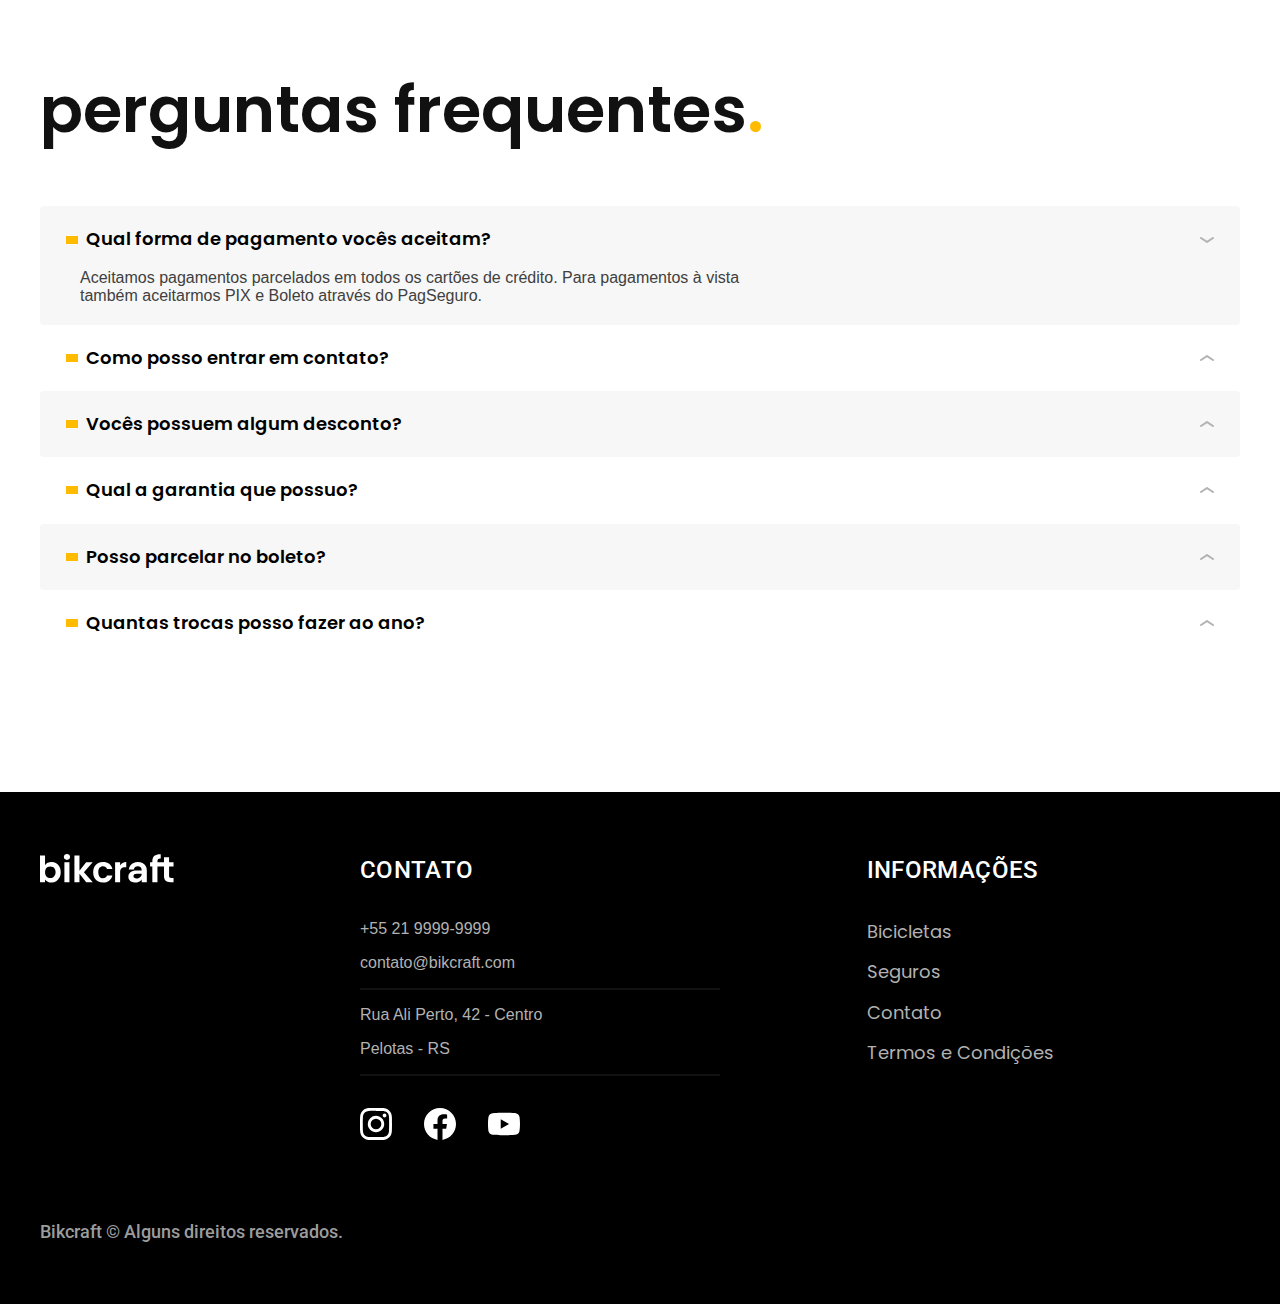
<file: seguros.html>
<!DOCTYPE html>
<html lang="pt-br">

<head>
  <meta charset="UTF-8">
  <meta name="viewport" content="width=device-width, initial-scale=1.0">
  <title>Seguros | Bikcraft</title>
  <meta name="description" content="Seguros.">

  <link rel="icon" href="./favicon.svg" type="image/svg+xml">
  <link rel="preload" href="./css/style.min.css" as="style">
  <link rel="stylesheet" href="./css/style.min.css">

  <link rel="preconnect" href="https://fonts.googleapis.com">
  <link rel="preconnect" href="https://fonts.gstatic.com" crossorigin>
  <link href="https://fonts.googleapis.com/css2?family=Merriweather:ital,wght@1,900&family=Poppins:wght@400;600&family=Roboto:wght@400;500&display=swap" rel="stylesheet">
  <script>document.documentElement.classList.add("js");</script>
</head>

<body id="seguros">
  <header class="header-bg">
    <div class="header container">
      <a href="./">
        <img src="./img/bikcraft.svg" alt="bikcraft">
      </a>

      <nav aria-label="primária">
        <ul class="header-menu font-1-m cor-0">
          <li><a href="./bicicletas.html">Bicicletas</a></li>
          <li><a href="./seguros.html">Seguros</a></li>
          <li><a href="./contato.html">Contato</a></li>
        </ul>
      </nav>
    </div>
  </header>

  <main class="seguros-bg">
    <div class="titulo-bg">
      <div class="titulo container">
        <p class="font-2-l-b cor-5">Escolha o seguro</p>
        <h1 class="font-1-xxl cor-0">Você seguro<span class="cor-p1">.</span></h1>
      </div>
    </div>

    <div class="seguros container fadeInLeft" data-anime="200">
      <div class="seguros-item">
        <h3 class="font-1-xl cor-6">Prata</h3>
        <span class="font-1-xl cor-0">R$ 199 <span class="font-1-xs cor-6">mensal</span></span>
        <ul class="font-2-m cor-0">
          <li>Duas trocas por ano</li>
          <li>Assistência técnica</li>
          <li>Suporte 08h ás 18h</li>
          <li>Cobertura estadual</li>
        </ul>
        <a class="botao secundario" href="./orcamento.html?tipo=seguro&produto=prata">Inscreva-se</a>
      </div>

      <div class="seguros-item fadeInRight" data-anime="400">
        <h3 class="font-1-xl cor-1">Ouro</h3>
        <span class="font-1-xl cor-0">R$ 299 <span class="font-1-xs cor-6">mensal</span></span>
        <ul class="font-2-m cor-0">
          <li>Cinco trocas por ano</li>
          <li>Assistência especial</li>
          <li>Suporte 24h</li>
          <li>Cobertura nacional</li>
          <li>Desconto em parceiros</li>
          <li>Acesso ao Clube Bikcraft</li>
        </ul>
        <a class="botao" href="./orcamento.html?tipo=seguro&produto=ouro">Inscreva-se</a>
      </div>
    </div>
  </main>

  <article class="vantagens-bg">
    <div class="vantagens container">
      <h2 class="font-1-xxl cor-0">Vantagens<span class="cor-p1">.</span></h2>
      <ul>
        <li>
          <img src="./img/icones/eletrica.svg" alt="">
          <h3 class="font-1-l cor-0">Reparo Elétrico</h3>
          <p class="font-2-s cor-5">Garantimos o reparo completo do seu motor em caso de falhas. Sabemos que falhas são raras, mas estamos aqui para caso ocorra.</p>
        </li>
        <li>
          <img src="./img/icones/carbono.svg" alt="">
          <h3 class="font-1-l cor-0">Carbono</h3>
          <p class="font-2-s cor-5">Nossos quadros são feitos para durar para sempre. Mas caso algo ocorra, ficamos felizes em reparar.</p>
        </li>
        <li>
          <img src="./img/icones/sustentavel.svg" alt="">
          <h3 class="font-1-l cor-0">Sustentável</h3>
          <p class="font-2-s cor-5">Trabalhamos com a filosofia de desperdício zero. Qualquer parte defeituosa é reciclada e reutilizada em outro projeto.</p>
        </li>
        <li>
          <img src="./img/icones/rastreador.svg" alt="">
          <h3 class="font-1-l cor-0">Recuperação</h3>
          <p class="font-2-s cor-5">Utilizamos o GPS da sua Bikcraft em conjunto com especialistas em segurança para efetuarmos a recuperação.</p>
        </li>
        <li>
          <img src="./img/icones/seguro.svg" alt="">
          <h3 class="font-1-l cor-0">Segurança</h3>
          <p class="font-2-s cor-5">Com o seguro Bikcraft você pode ficar tranquilo em saber que o seu dinheiro não será perdido em casos de roubo.</p>
        </li>
        <li>
          <img src="./img/icones/velocidade.svg" alt="">
          <h3 class="font-1-l cor-0">Rapidez</h3>
          <p class="font-2-s cor-5">A sua Bikcraft ficará pronta para uso no mesmo dia, caso você traga ela para ser reparada em uma das filiais.</p>
        </li>
      </ul>
    </div>
  </article>

  <article class="perguntas container">
    <h2 class="font-1-xxl">perguntas frequentes<span class="cor-p1">.</span></h2>
    <dl>
      <div>
        <dt><button class="font-1-m-b" aria-controls="pergunta1" aria-expanded="true">Qual forma de pagamento vocês aceitam?</button></dt>
        <dd id="pergunta1" class="font-2-s cor-9 ativa">Aceitamos pagamentos parcelados em todos os cartões de crédito. Para pagamentos à vista também aceitarmos PIX e Boleto através do PagSeguro.</dd>
      </div>
      <div>
        <dt><button class="font-1-m-b" aria-controls="pergunta2" aria-expanded="false">Como posso entrar em contato?</button></dt>
        <dd id="pergunta2" class="font-2-s cor-9">Aceitamos pagamentos parcelados em todos os cartões de crédito. Para pagamentos à vista também aceitarmos PIX e Boleto através do PagSeguro.</dd>
      </div>
      <div>
        <dt><button class="font-1-m-b" aria-controls="pergunta3" aria-expanded="false">Vocês possuem algum desconto?</button></dt>
        <dd id="pergunta3" class="font-2-s cor-9">Aceitamos pagamentos parcelados em todos os cartões de crédito. Para pagamentos à vista também aceitarmos PIX e Boleto através do PagSeguro.</dd>
      </div>
      <div>
        <dt><button class="font-1-m-b" aria-controls="pergunta4" aria-expanded="false">Qual a garantia que possuo?</button></dt>
        <dd id="pergunta4" class="font-2-s cor-9">Aceitamos pagamentos parcelados em todos os cartões de crédito. Para pagamentos à vista também aceitarmos PIX e Boleto através do PagSeguro.</dd>
      </div>
      <div>
        <dt><button class="font-1-m-b" aria-controls="pergunta5" aria-expanded="false">Posso parcelar no boleto?</button></dt>
        <dd id="pergunta5" class="font-2-s cor-9">Aceitamos pagamentos parcelados em todos os cartões de crédito. Para pagamentos à vista também aceitarmos PIX e Boleto através do PagSeguro.</dd>
      </div>
      <div>
        <dt><button class="font-1-m-b" aria-controls="pergunta6" aria-expanded="false">Quantas trocas posso fazer ao ano?</button></dt>
        <dd id="pergunta6" class="font-2-s cor-9">Aceitamos pagamentos parcelados em todos os cartões de crédito. Para pagamentos à vista também aceitarmos PIX e Boleto através do PagSeguro.</dd>
      </div>
    </dl>
  </article>

  <footer class="footer-bg">
    <div class="footer container">
      <img src="./img/bikcraft.svg" alt="bikcraft">

      <div class="footer-contato">
        <h3 class="font-2-l-b cor-0">Contato</h3>
        <ul class="cont-2-m cor-5">
          <li><a href="tel:+552199999999">+55 21 9999-9999</a></li>
          <li><a href="mailto:contato@bikcraft.com">contato@bikcraft.com</a></li>
          <li>Rua Ali Perto, 42 - Centro</li>
          <li>Pelotas - RS</li>
        </ul>
        <div class="footer-redes">
          <a href="./">
            <img src="./img/redes/instagram.svg" alt="Instagram">
          </a>
          <a href="./">
            <img src="./img/redes/facebook.svg" alt="Facebook">
          </a>
          <a href="./">
            <img src="./img/redes/youtube.svg" alt="Youtube">
          </a>
        </div>
      </div>

      <div class="footer-informacoes">
        <h3 class="font-2-l-b cor-0">Informações</h3>
        <nav>
          <ul class="font-1-m cor-5">
            <li><a href="./bicicletas.html">Bicicletas</a></li>
            <li><a href="./seguros.html">Seguros</a></li>
            <li><a href="./contato.html">Contato</a></li>
            <li><a href="./termos.html">Termos e Condições</a></li>
          </ul>
        </nav>
      </div>
      <p class="footer-copy font-2-m cor-6">Bikcraft © Alguns direitos reservados.</p>
    </div>
  </footer>
  <script src="js/plugin/simple-anime.js"></script>
  <script src="./js/script.js"></script>
</body>

</html>
</file>
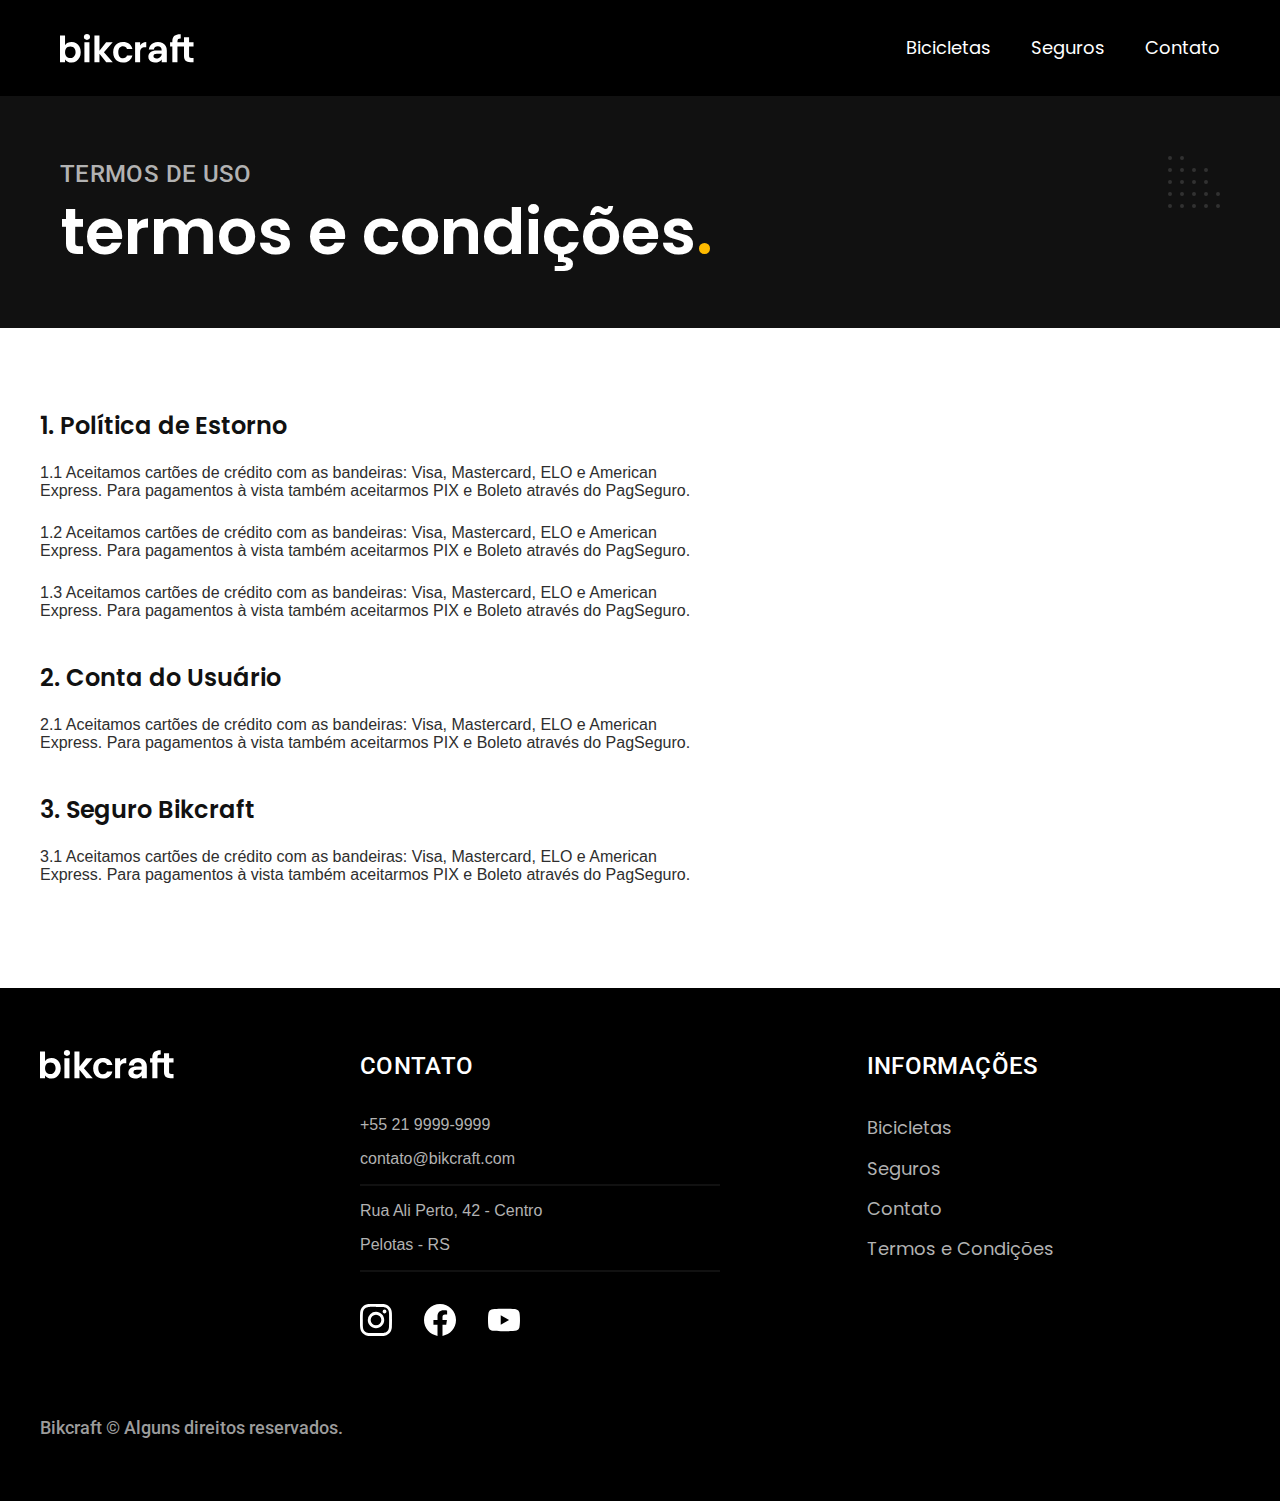
<file: termos.html>
<!DOCTYPE html>
<html lang="pt-br">

<head>
  <meta charset="UTF-8">
  <meta name="viewport" content="width=device-width, initial-scale=1.0">
  <title>Termos e Condições | Bikcraft</title>
  <meta name="description" content="Termos e condições.">

  <link rel="icon" href="./favicon.svg" type="image/svg+xml">
  <link rel="preload" href="./css/style.min.css" as="style">
  <link rel="stylesheet" href="./css/style.min.css">

  <link rel="preconnect" href="https://fonts.googleapis.com">
  <link rel="preconnect" href="https://fonts.gstatic.com" crossorigin>
  <link href="https://fonts.googleapis.com/css2?family=Merriweather:ital,wght@1,900&family=Poppins:wght@400;600&family=Roboto:wght@400;500&display=swap" rel="stylesheet">
  <script>document.documentElement.classList.add("js");</script>
</head>

<body id="termos">
  <header class="header-bg">
    <div class="header container">
      <a href="./">
        <img src="./img/bikcraft.svg" alt="bikcraft">
      </a>

      <nav aria-label="primária">
        <ul class="header-menu font-1-m cor-0">
          <li><a href="./bicicletas.html">Bicicletas</a></li>
          <li><a href="./seguros.html">Seguros</a></li>
          <li><a href="./contato.html">Contato</a></li>
        </ul>
      </nav>
    </div>
  </header>

  <main>
    <div class="titulo-bg">
      <div class="titulo container">
        <p class="font-2-l-b cor-5">Termos de uso</p>
        <h1 class="font-1-xxl cor-0">termos e condições<span class="cor-p1">.</span></h1>
      </div>
    </div>

    <div class="termos font-2-s cor-10 container">
      <h2 class="font-1-l cor-11">1. Política de Estorno</h2>
      <p>1.1 Aceitamos cartões de crédito com as bandeiras: Visa, Mastercard, ELO e American Express. Para pagamentos à vista também aceitarmos PIX e Boleto através do PagSeguro.</p>
      <p>1.2 Aceitamos cartões de crédito com as bandeiras: Visa, Mastercard, ELO e American Express. Para pagamentos à vista também aceitarmos PIX e Boleto através do PagSeguro.</p>
      <p>1.3 Aceitamos cartões de crédito com as bandeiras: Visa, Mastercard, ELO e American Express. Para pagamentos à vista também aceitarmos PIX e Boleto através do PagSeguro.</p>
      <h2 class="font-1-l cor-11">2. Conta do Usuário</h2>
      <p>2.1 Aceitamos cartões de crédito com as bandeiras: Visa, Mastercard, ELO e American Express. Para pagamentos à vista também aceitarmos PIX e Boleto através do PagSeguro.</p>
      <h2 class="font-1-l cor-11">3. Seguro Bikcraft</h2>
      <p>3.1 Aceitamos cartões de crédito com as bandeiras: Visa, Mastercard, ELO e American Express. Para pagamentos à vista também aceitarmos PIX e Boleto através do PagSeguro.</p>
    </div>
  </main>

  <footer class="footer-bg">
    <div class="footer container">
      <img src="./img/bikcraft.svg" alt="bikcraft">

      <div class="footer-contato">
        <h3 class="font-2-l-b cor-0">Contato</h3>
        <ul class="cont-2-m cor-5">
          <li><a href="tel:+552199999999">+55 21 9999-9999</a></li>
          <li><a href="mailto:contato@bikcraft.com">contato@bikcraft.com</a></li>
          <li>Rua Ali Perto, 42 - Centro</li>
          <li>Pelotas - RS</li>
        </ul>
        <div class="footer-redes">
          <a href="./">
            <img src="./img/redes/instagram.svg" alt="Instagram">
          </a>
          <a href="./">
            <img src="./img/redes/facebook.svg" alt="Facebook">
          </a>
          <a href="./">
            <img src="./img/redes/youtube.svg" alt="Youtube">
          </a>
        </div>
      </div>

      <div class="footer-informacoes">
        <h3 class="font-2-l-b cor-0">Informações</h3>
        <nav>
          <ul class="font-1-m cor-5">
            <li><a href="./bicicletas.html">Bicicletas</a></li>
            <li><a href="./seguros.html">Seguros</a></li>
            <li><a href="./contato.html">Contato</a></li>
            <li><a href="./termos.html">Termos e Condições</a></li>
          </ul>
        </nav>
      </div>
      <p class="footer-copy font-2-m cor-6">Bikcraft © Alguns direitos reservados.</p>
    </div>
  </footer>
  <script src="./js/script.js"></script>
</body>

</html>
</file>
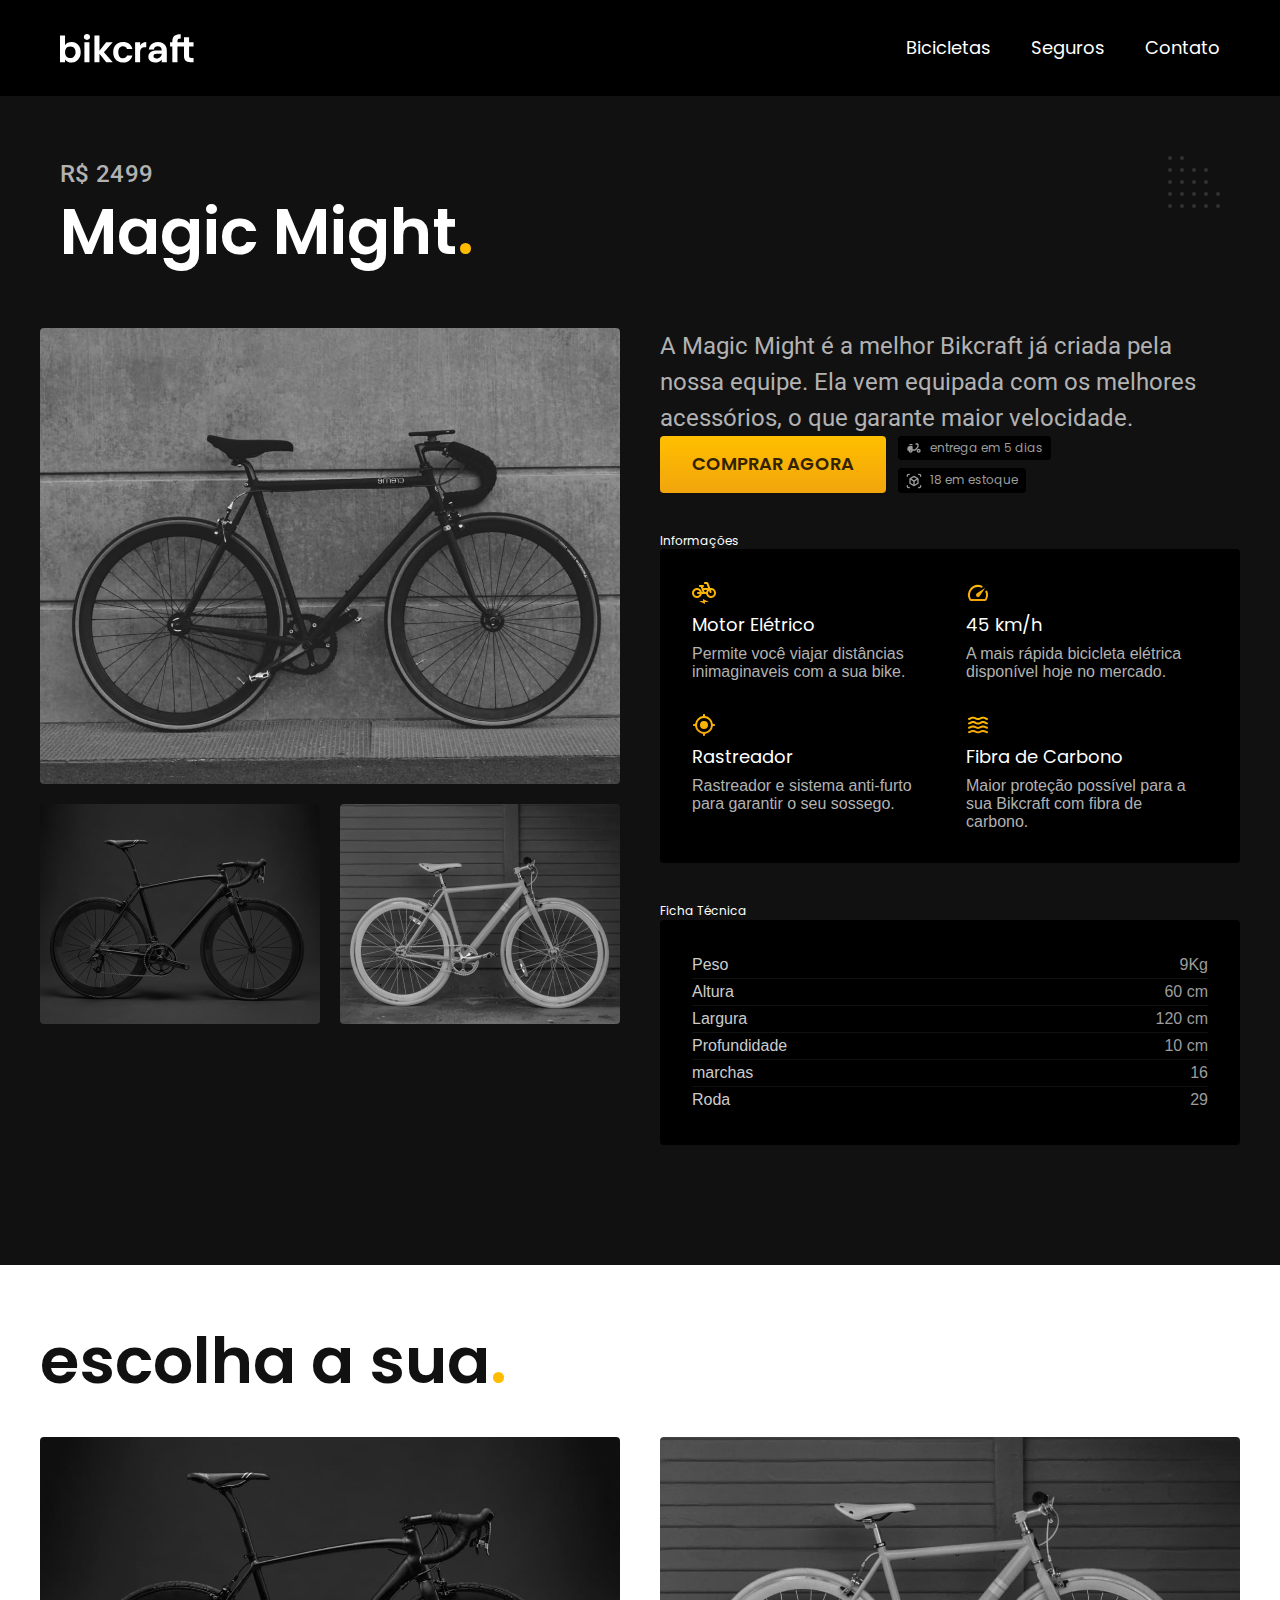
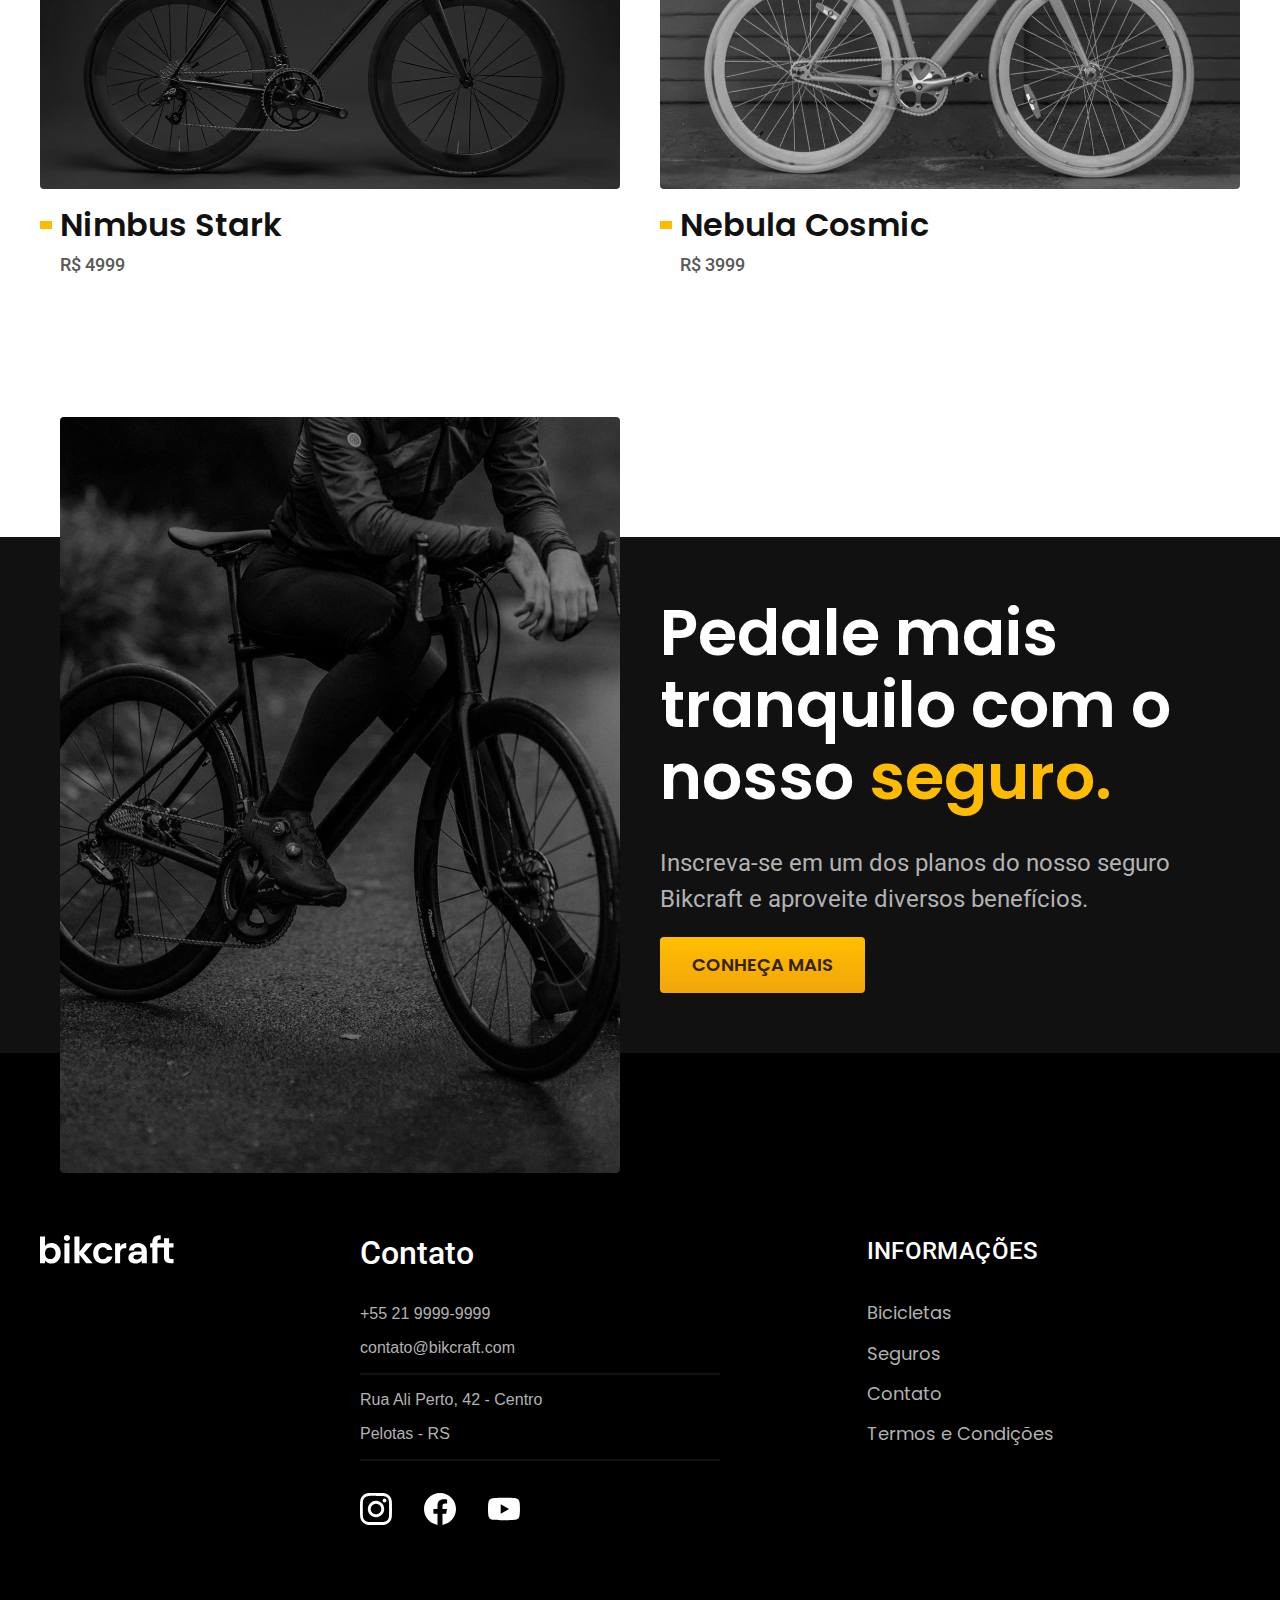
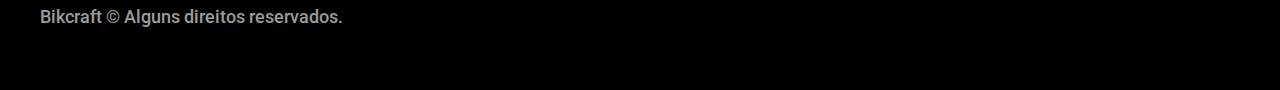
<file: bicicletas/magic.html>
<!DOCTYPE html>
<html lang="pt-br">

<head>
  <meta charset="UTF-8">
  <meta name="viewport" content="width=device-width, initial-scale=1.0">
  <title>Magic | Bikcraft</title>
  <meta name="description" content="Termos e condições.">

  <link rel="icon" href="../favicon.svg" type="image/svg+xml">
  <link rel="preload" href="../css/style.min.css" as="style">
  <link rel="stylesheet" href="../css/style.min.css">

  <link rel="preconnect" href="https://fonts.googleapis.com">
  <link rel="preconnect" href="https://fonts.gstatic.com" crossorigin>
  <link href="https://fonts.googleapis.com/css2?family=Merriweather:ital,wght@1,900&family=Poppins:wght@400;600&family=Roboto:wght@400;500&display=swap" rel="stylesheet">
  <script>document.documentElement.classList.add("js");</script>
</head>

<body id="bicicleta">
  <header class="header-bg">
    <div class="header container">
      <a href="../">
        <img src="../img/bikcraft.svg" alt="bikcraft">
      </a>

      <nav aria-label="primária">
        <ul class="header-menu font-1-m cor-0">
          <li><a href="../bicicletas.html">Bicicletas</a></li>
          <li><a href="../seguros.html">Seguros</a></li>
          <li><a href="../contato.html">Contato</a></li>
        </ul>
      </nav>
    </div>
  </header>

  <main class="titulo-bg">
    <div>
      <div class="titulo container">
        <p class="font-2-l-b cor-5">R$ 2499</p>
        <h1 class="font-1-xxl cor-0">Magic Might<span class="cor-p1">.</span></h1>
      </div>
    </div>

    <div class="bicicleta container">
      <div class="bicicleta-imagens">
        <img src="../img/bicicleta/nimbus2.jpg">
        <img src="../img/bicicleta/nimbus1.jpg">
        <img src="../img/bicicleta/nimbus3.jpg">
      </div>
      <div class="bicleta-conteudo">
        <p class="font-2-l cor-5">A Magic Might é a melhor Bikcraft já criada pela nossa equipe. Ela vem equipada com os melhores acessórios, o que garante maior velocidade.</p>
        <div class="bicicleta-comprar">
          <a class="botao" href="../orcamento.html?tipo=bikcraft&produto=magic">Comprar Agora</a>
          <span class="font-1-xs cor-6"><img src="../img/icones/entrega.svg"> entrega em 5 dias</span>
          <span class="font-1-xs cor-6"><img src="../img/icones/estoque.svg"> 18 em estoque</span>
        </div>
        <h2 class="font-1-xs cor-0">Informações</h2>
        <ul class="bicicleta-informacoes">
          <li>
            <img src="../img/icones/eletrica.svg" alt="">
            <h3 class="font-1-m cor-0">Motor Elétrico</h3>
            <p class="font-2-xs cor-5">Permite você viajar distâncias inimaginaveis com a sua bike.</p>
          </li>
          <li>
            <img src="../img/icones/velocidade.svg" alt="">
            <h3 class="font-1-m cor-0">45 km/h</h3>
            <p class="font-2-xs cor-5">A mais rápida bicicleta elétrica disponível hoje no mercado.</p>
          </li>
          <li>
            <img src="../img/icones/rastreador.svg" alt="">
            <h3 class="font-1-m cor-0">Rastreador</h3>
            <p class="font-2-xs cor-5">Rastreador e sistema anti-furto para garantir o seu sossego.</p>
          </li>
          <li>
            <img src="../img/icones/carbono.svg" alt="">
            <h3 class="font-1-m cor-0">Fibra de Carbono</h3>
            <p class="font-2-xs cor-5">Maior proteção possível para a sua Bikcraft com fibra de carbono.</p>
          </li>
        </ul>
        <h2 class="font-1-xs cor-0">Ficha Técnica</h2>
        <ul class="bicicleta-ficha font-2-s cor-4">
          <li>Peso <span>9Kg</span></li>
          <li>Altura <span>60 cm</span></li>
          <li>Largura <span>120 cm</span></li>
          <li>Profundidade <span>10 cm</span></li>
          <li>marchas <span>16</span></li>
          <li>Roda <span>29</span></li>
        </ul>
      </div>
    </div>
  </main>

  <article class="bicicletas-lista container">
    <h2 class="font-1-xxl">escolha a sua<span class="cor-p1">.</span></h2>

    <ul>
      <li>
        <a href="./nimbus.html">
          <img src="../img/bicicletas/nimbus.jpg" alt="Bicileta preta">
          <h3 class="font-1-xl">Nimbus Stark</h3>
          <span class="font-2-m cor-8">R$ 4999</span>
        </a>
      </li>
      <li>
        <a href="./nebula.html">
          <img src="../img/bicicletas/nebula.jpg" alt="Bicileta preta">
          <h3 class="font-1-xl">Nebula Cosmic</h3>
          <span class="font-2-m cor-8">R$ 3999</span>
        </a>
      </li>
    </ul>
  </article>

  <article class="seguro-bg">
    <div class="seguro container">
      <div class="seguro-imagem">
        <img src="../img/fotos/seguros.jpg" alt="Pessoa parada em cima de uma bicicleta">
      </div>
      <div class="seguro-conteudo">
        <h2 class="font-1-xxl cor-0">Pedale mais tranquilo com o nosso <span class="cor-p1">seguro.</span></h2>
        <p class="font-2-l cor-5">Inscreva-se em um dos planos do nosso seguro Bikcraft e aproveite diversos benefícios.</p>
        <a class="botao" href="../seguros.html">Conheça Mais</a>
      </div>
    </div>
  </article>

  <footer class="footer-bg">
    <div class="footer container">
      <img src="../img/bikcraft.svg" alt="bikcraft">

      <div class="footer-contato">
        <h3 class="font-2-xl cor-0">Contato</h3>
        <ul class="cont-2-m cor-5">
          <li><a href="tel:+552199999999">+55 21 9999-9999</a></li>
          <li><a href="mailto:contato@bikcraft.com">contato@bikcraft.com</a></li>
          <li>Rua Ali Perto, 42 - Centro</li>
          <li>Pelotas - RS</li>
        </ul>
        <div class="footer-redes">
          <a href="../">
            <img src="../img/redes/instagram.svg" alt="Instagram">
          </a>
          <a href="../">
            <img src="../img/redes/facebook.svg" alt="Facebook">
          </a>
          <a href="../">
            <img src="../img/redes/youtube.svg" alt="Youtube">
          </a>
        </div>
      </div>

      <div class="footer-informacoes">
        <h3 class="font-2-l-b cor-0">Informações</h3>
        <nav>
          <ul class="font-1-m cor-5">
            <li><a href="../bicicletas.html">Bicicletas</a></li>
            <li><a href="../seguros.html">Seguros</a></li>
            <li><a href="../contato.html">Contato</a></li>
            <li><a href="../termos.html">Termos e Condições</a></li>
          </ul>
        </nav>
      </div>
      <p class="footer-copy font-2-m cor-6">Bikcraft © Alguns direitos reservados.</p>
    </div>
  </footer>
  <script src="../js/script.js"></script>
</body>

</html>
</file>
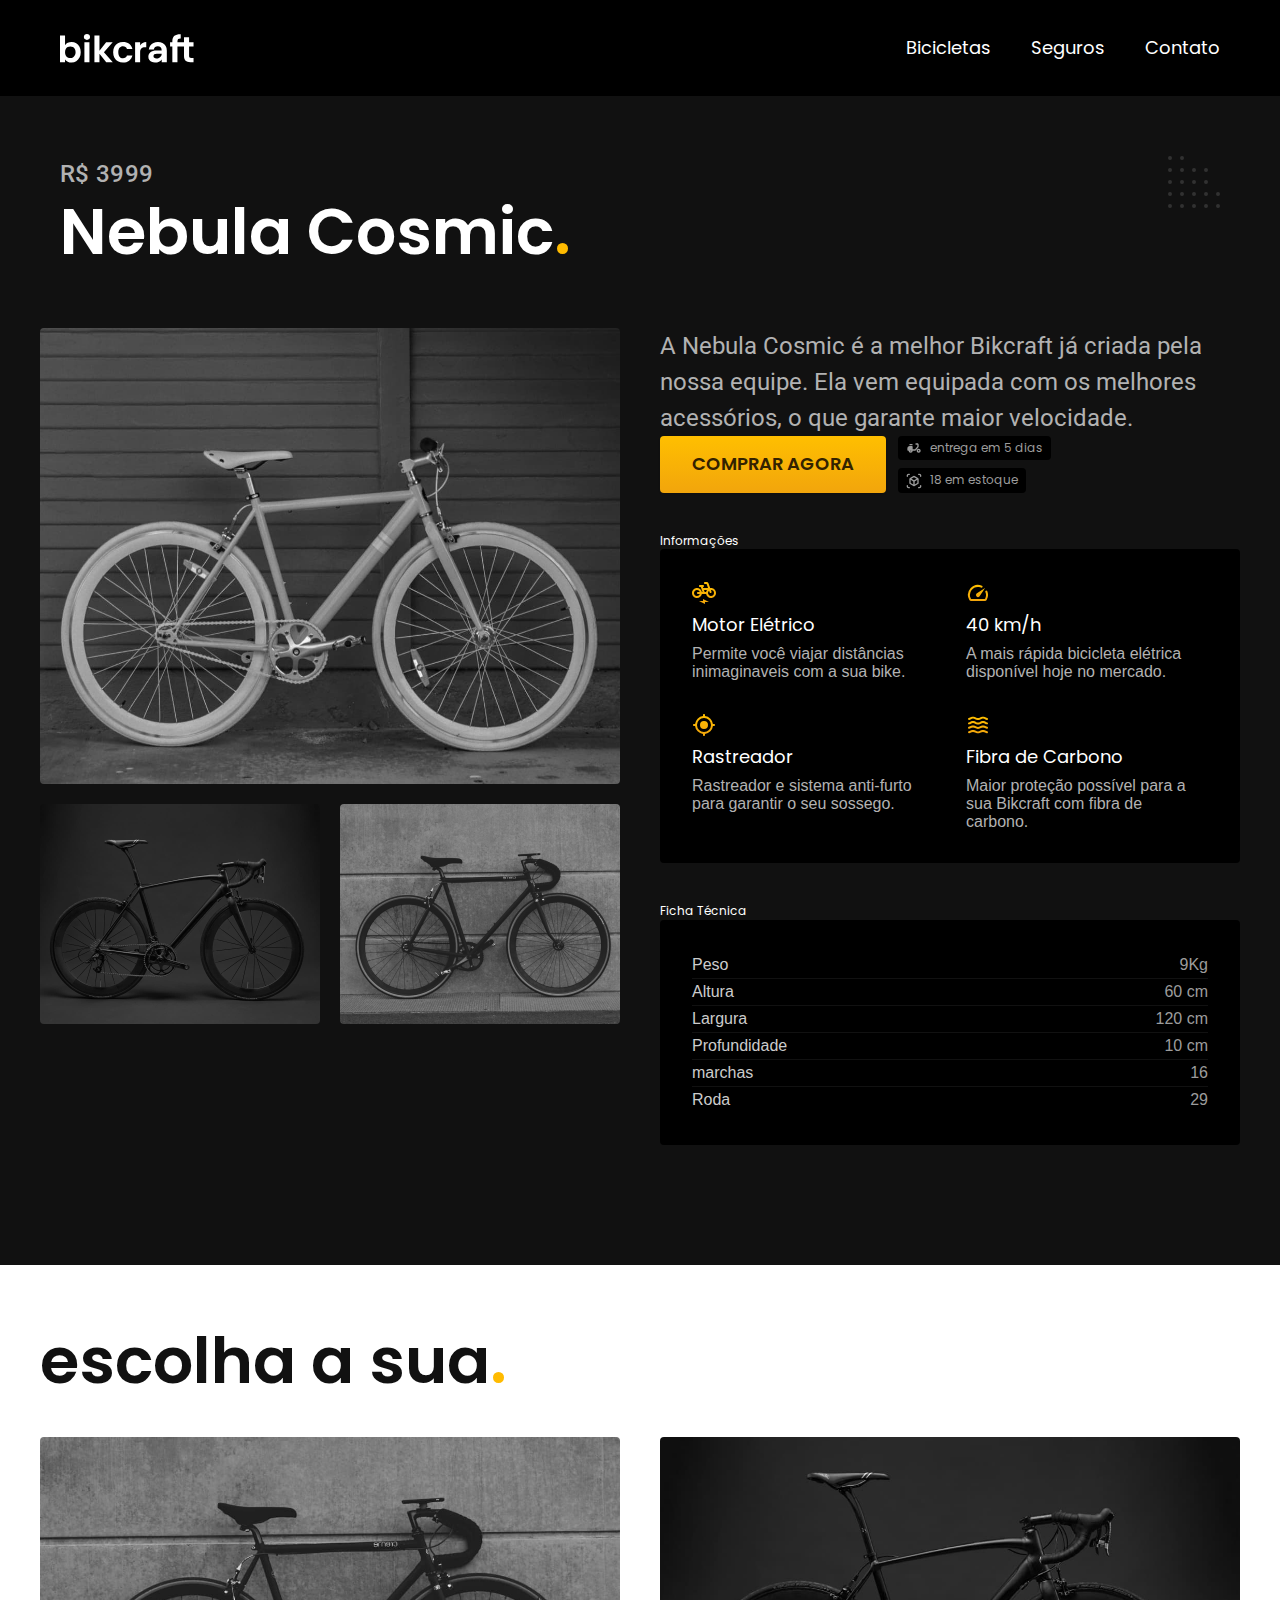
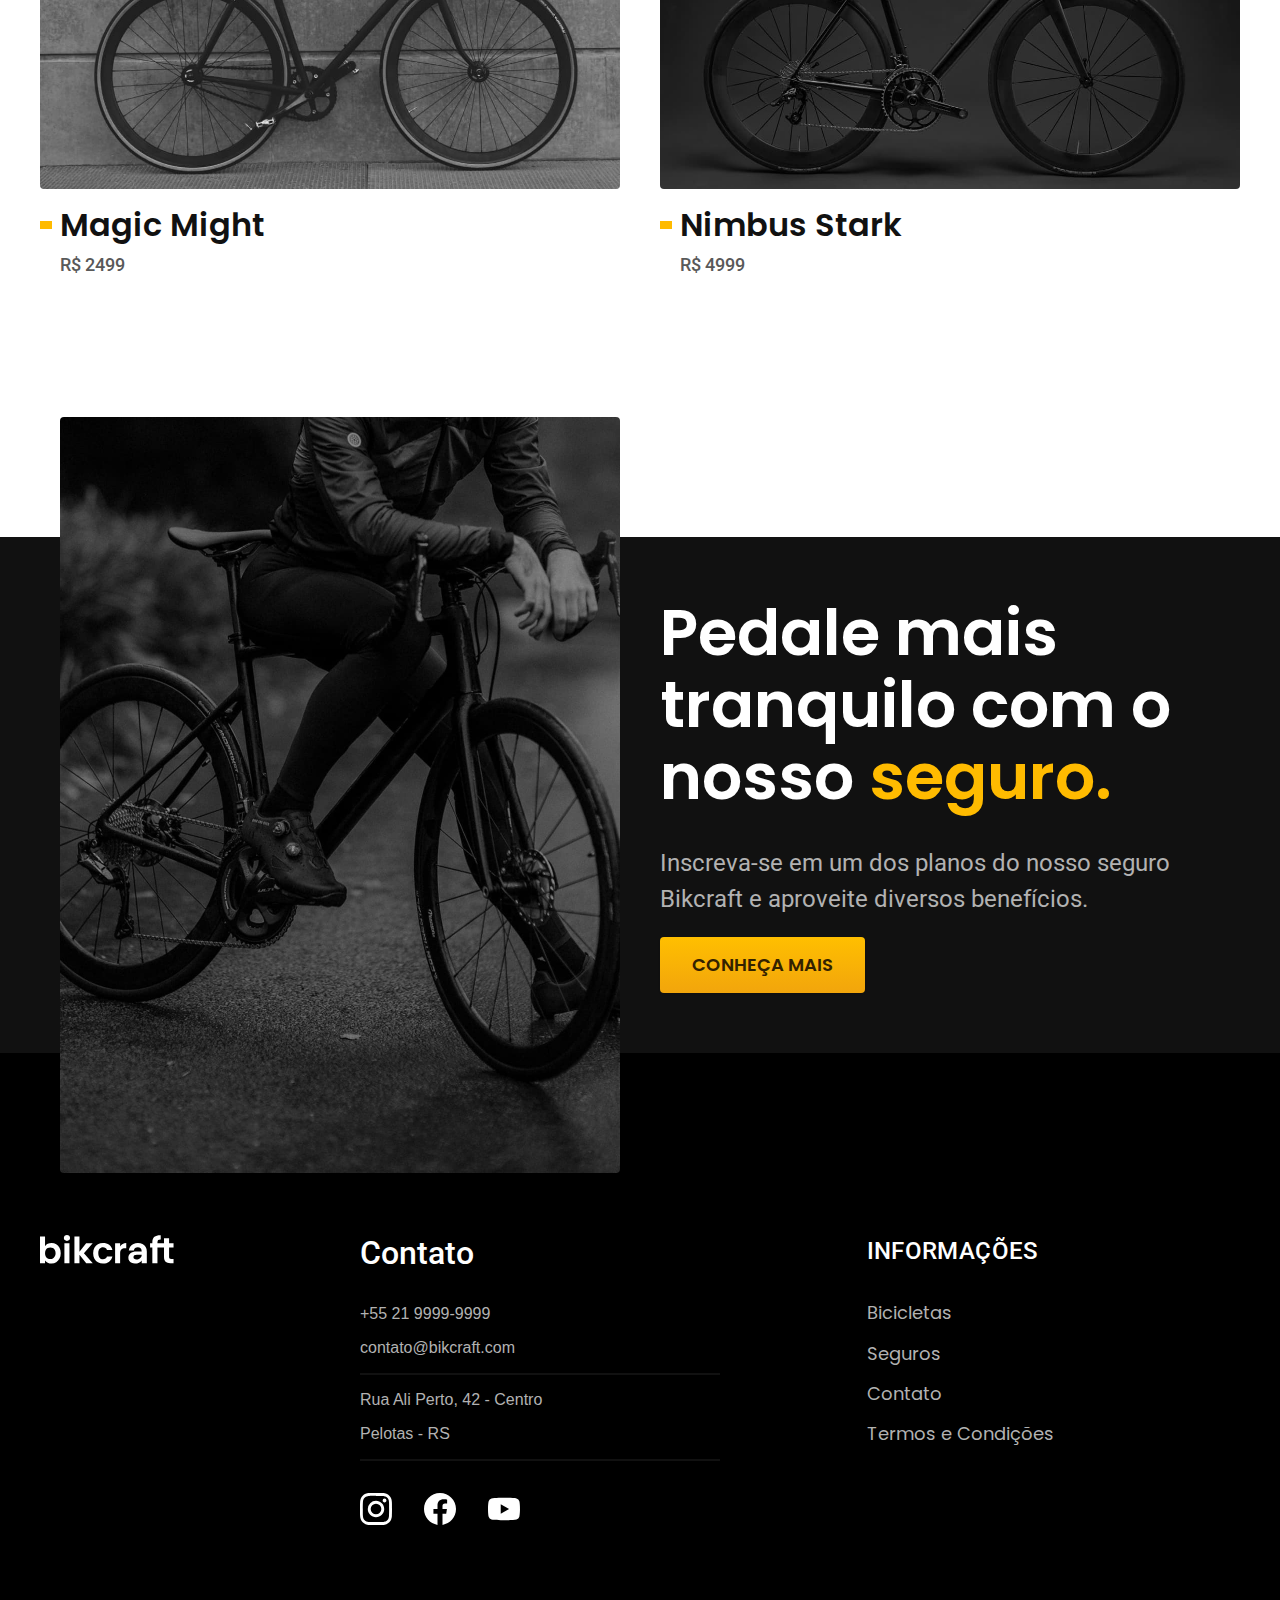
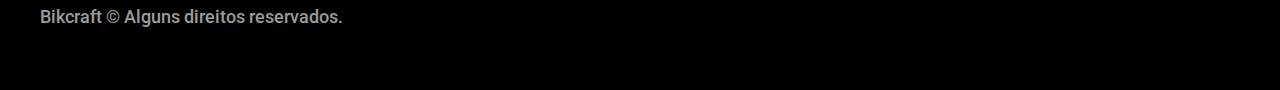
<file: bicicletas/nebula.html>
<!DOCTYPE html>
<html lang="pt-br">

<head>
  <meta charset="UTF-8">
  <meta name="viewport" content="width=device-width, initial-scale=1.0">
  <title>Nebula | Bikcraft</title>
  <meta name="description" content="Termos e condições.">

  <link rel="icon" href="../favicon.svg" type="image/svg+xml">
  <link rel="preload" href="../css/style.min.css" as="style">
  <link rel="stylesheet" href="../css/style.min.css">

  <link rel="preconnect" href="https://fonts.googleapis.com">
  <link rel="preconnect" href="https://fonts.gstatic.com" crossorigin>
  <link href="https://fonts.googleapis.com/css2?family=Merriweather:ital,wght@1,900&family=Poppins:wght@400;600&family=Roboto:wght@400;500&display=swap" rel="stylesheet">
  <script>document.documentElement.classList.add("js");</script>
</head>

<body id="bicicleta">
  <header class="header-bg">
    <div class="header container">
      <a href="../">
        <img src="../img/bikcraft.svg" alt="bikcraft">
      </a>

      <nav aria-label="primária">
        <ul class="header-menu font-1-m cor-0">
          <li><a href="../bicicletas.html">Bicicletas</a></li>
          <li><a href="../seguros.html">Seguros</a></li>
          <li><a href="../contato.html">Contato</a></li>
        </ul>
      </nav>
    </div>
  </header>

  <main class="titulo-bg">
    <div>
      <div class="titulo container">
        <p class="font-2-l-b cor-5">R$ 3999</p>
        <h1 class="font-1-xxl cor-0">Nebula Cosmic<span class="cor-p1">.</span></h1>
      </div>
    </div>

    <div class="bicicleta container">
      <div class="bicicleta-imagens">
        <img src="../img/bicicleta/nimbus3.jpg">
        <img src="../img/bicicleta/nimbus1.jpg">
        <img src="../img/bicicleta/nimbus2.jpg">
      </div>
      <div class="bicleta-conteudo">
        <p class="font-2-l cor-5">A Nebula Cosmic é a melhor Bikcraft já criada pela nossa equipe. Ela vem equipada com os melhores acessórios, o que garante maior velocidade.</p>
        <div class="bicicleta-comprar">
          <a class="botao" href="../orcamento.html?tipo=bikcraft&produto=nebula">Comprar Agora</a>
          <span class="font-1-xs cor-6"><img src="../img/icones/entrega.svg"> entrega em 5 dias</span>
          <span class="font-1-xs cor-6"><img src="../img/icones/estoque.svg"> 18 em estoque</span>
        </div>
        <h2 class="font-1-xs cor-0">Informações</h2>
        <ul class="bicicleta-informacoes">
          <li>
            <img src="../img/icones/eletrica.svg" alt="">
            <h3 class="font-1-m cor-0">Motor Elétrico</h3>
            <p class="font-2-xs cor-5">Permite você viajar distâncias inimaginaveis com a sua bike.</p>
          </li>
          <li>
            <img src="../img/icones/velocidade.svg" alt="">
            <h3 class="font-1-m cor-0">40 km/h</h3>
            <p class="font-2-xs cor-5">A mais rápida bicicleta elétrica disponível hoje no mercado.</p>
          </li>
          <li>
            <img src="../img/icones/rastreador.svg" alt="">
            <h3 class="font-1-m cor-0">Rastreador</h3>
            <p class="font-2-xs cor-5">Rastreador e sistema anti-furto para garantir o seu sossego.</p>
          </li>
          <li>
            <img src="../img/icones/carbono.svg" alt="">
            <h3 class="font-1-m cor-0">Fibra de Carbono</h3>
            <p class="font-2-xs cor-5">Maior proteção possível para a sua Bikcraft com fibra de carbono.</p>
          </li>
        </ul>
        <h2 class="font-1-xs cor-0">Ficha Técnica</h2>
        <ul class="bicicleta-ficha font-2-s cor-4">
          <li>Peso <span>9Kg</span></li>
          <li>Altura <span>60 cm</span></li>
          <li>Largura <span>120 cm</span></li>
          <li>Profundidade <span>10 cm</span></li>
          <li>marchas <span>16</span></li>
          <li>Roda <span>29</span></li>
        </ul>
      </div>
    </div>
  </main>

  <article class="bicicletas-lista container">
    <h2 class="font-1-xxl">escolha a sua<span class="cor-p1">.</span></h2>

    <ul>
      <li>
        <a href="./magic.html">
          <img src="../img/bicicletas/magic.jpg" alt="Bicileta preta">
          <h3 class="font-1-xl">Magic Might</h3>
          <span class="font-2-m cor-8">R$ 2499</span>
        </a>
      </li>
      <li>
        <a href="./nimbus.html">
          <img src="../img/bicicletas/nimbus.jpg" alt="Bicileta preta">
          <h3 class="font-1-xl">Nimbus Stark</h3>
          <span class="font-2-m cor-8">R$ 4999</span>
        </a>
      </li>
    </ul>
  </article>

  <article class="seguro-bg">
    <div class="seguro container">
      <div class="seguro-imagem">
        <img src="../img/fotos/seguros.jpg" alt="Pessoa parada em cima de uma bicicleta">
      </div>
      <div class="seguro-conteudo">
        <h2 class="font-1-xxl cor-0">Pedale mais tranquilo com o nosso <span class="cor-p1">seguro.</span></h2>
        <p class="font-2-l cor-5">Inscreva-se em um dos planos do nosso seguro Bikcraft e aproveite diversos benefícios.</p>
        <a class="botao" href="../seguros.html">Conheça Mais</a>
      </div>
    </div>
  </article>

  <footer class="footer-bg">
    <div class="footer container">
      <img src="../img/bikcraft.svg" alt="bikcraft">

      <div class="footer-contato">
        <h3 class="font-2-xl cor-0">Contato</h3>
        <ul class="cont-2-m cor-5">
          <li><a href="tel:+552199999999">+55 21 9999-9999</a></li>
          <li><a href="mailto:contato@bikcraft.com">contato@bikcraft.com</a></li>
          <li>Rua Ali Perto, 42 - Centro</li>
          <li>Pelotas - RS</li>
        </ul>
        <div class="footer-redes">
          <a href="../">
            <img src="../img/redes/instagram.svg" alt="Instagram">
          </a>
          <a href="../">
            <img src="../img/redes/facebook.svg" alt="Facebook">
          </a>
          <a href="../">
            <img src="../img/redes/youtube.svg" alt="Youtube">
          </a>
        </div>
      </div>

      <div class="footer-informacoes">
        <h3 class="font-2-l-b cor-0">Informações</h3>
        <nav>
          <ul class="font-1-m cor-5">
            <li><a href="../bicicletas.html">Bicicletas</a></li>
            <li><a href="../seguros.html">Seguros</a></li>
            <li><a href="../contato.html">Contato</a></li>
            <li><a href="../termos.html">Termos e Condições</a></li>
          </ul>
        </nav>
      </div>
      <p class="footer-copy font-2-m cor-6">Bikcraft © Alguns direitos reservados.</p>
    </div>
  </footer>
  <script src="../js/script.js"></script>
</body>

</html>
</file>
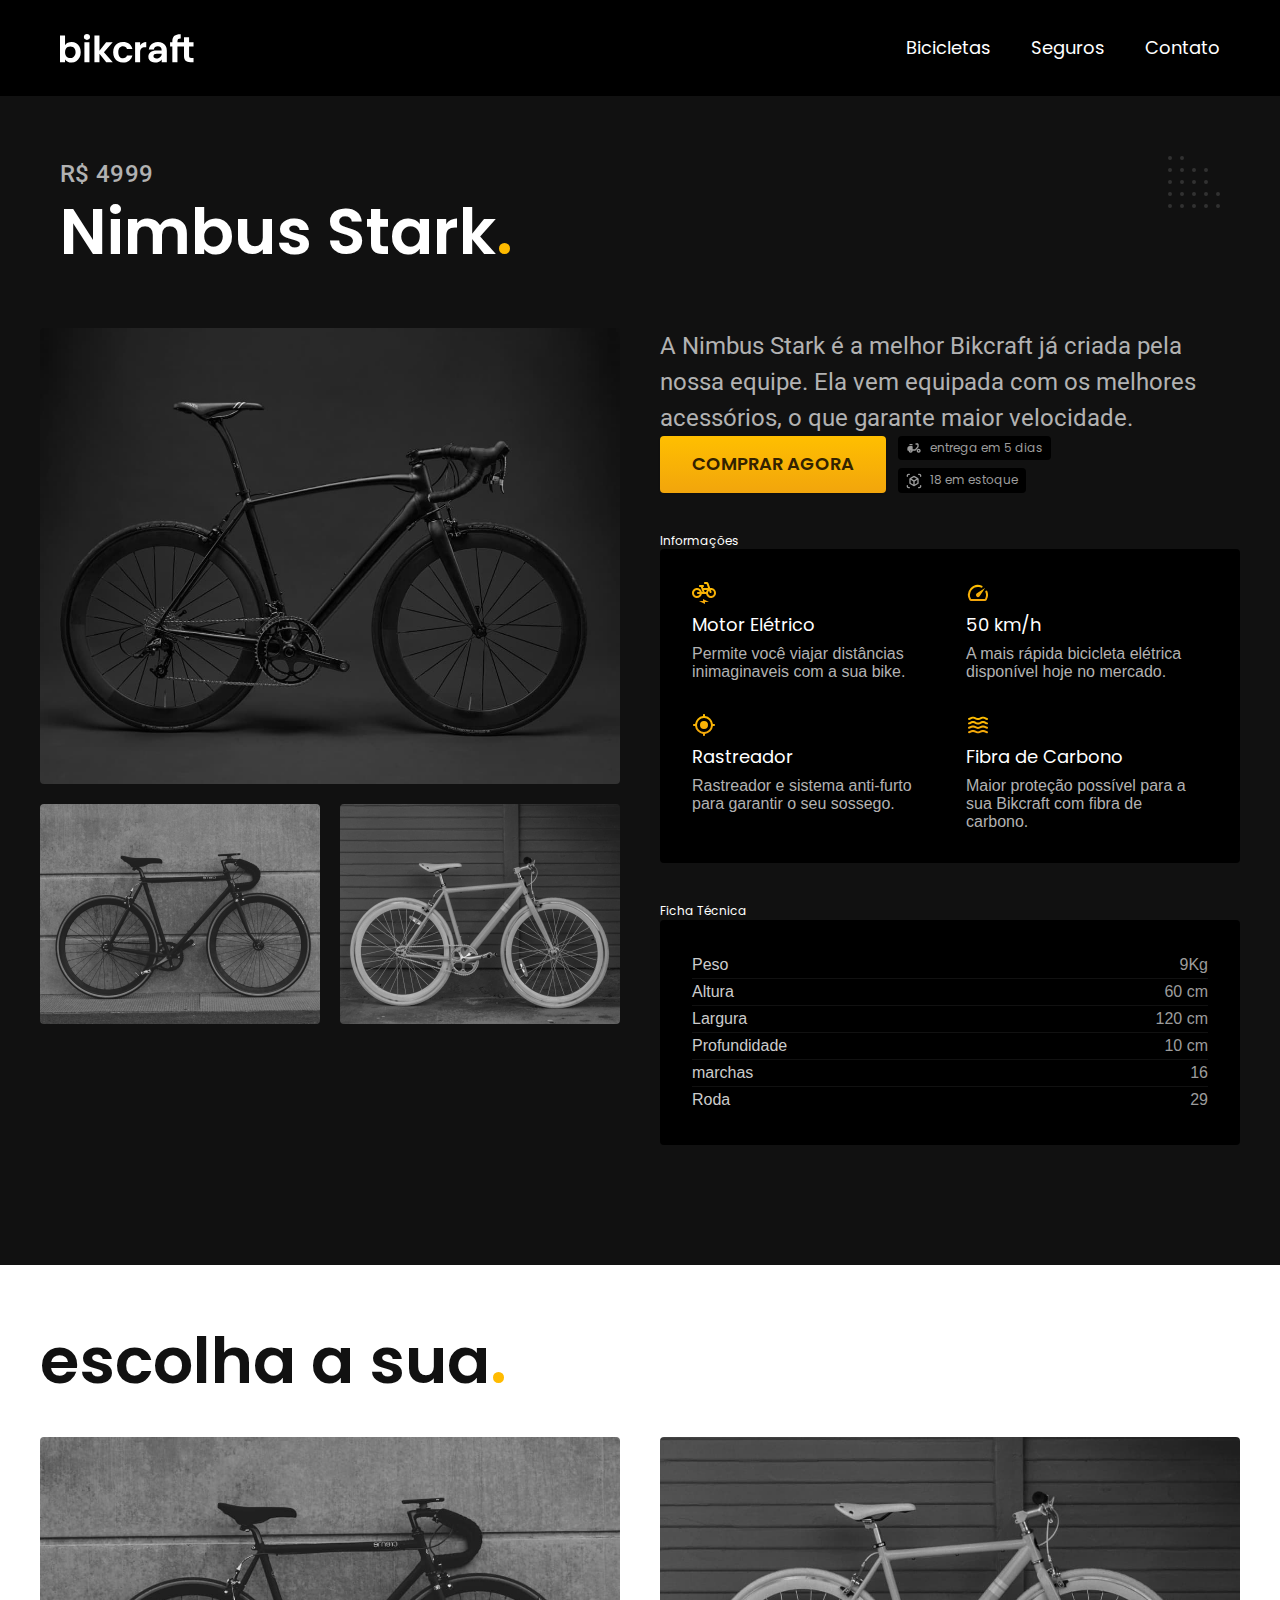
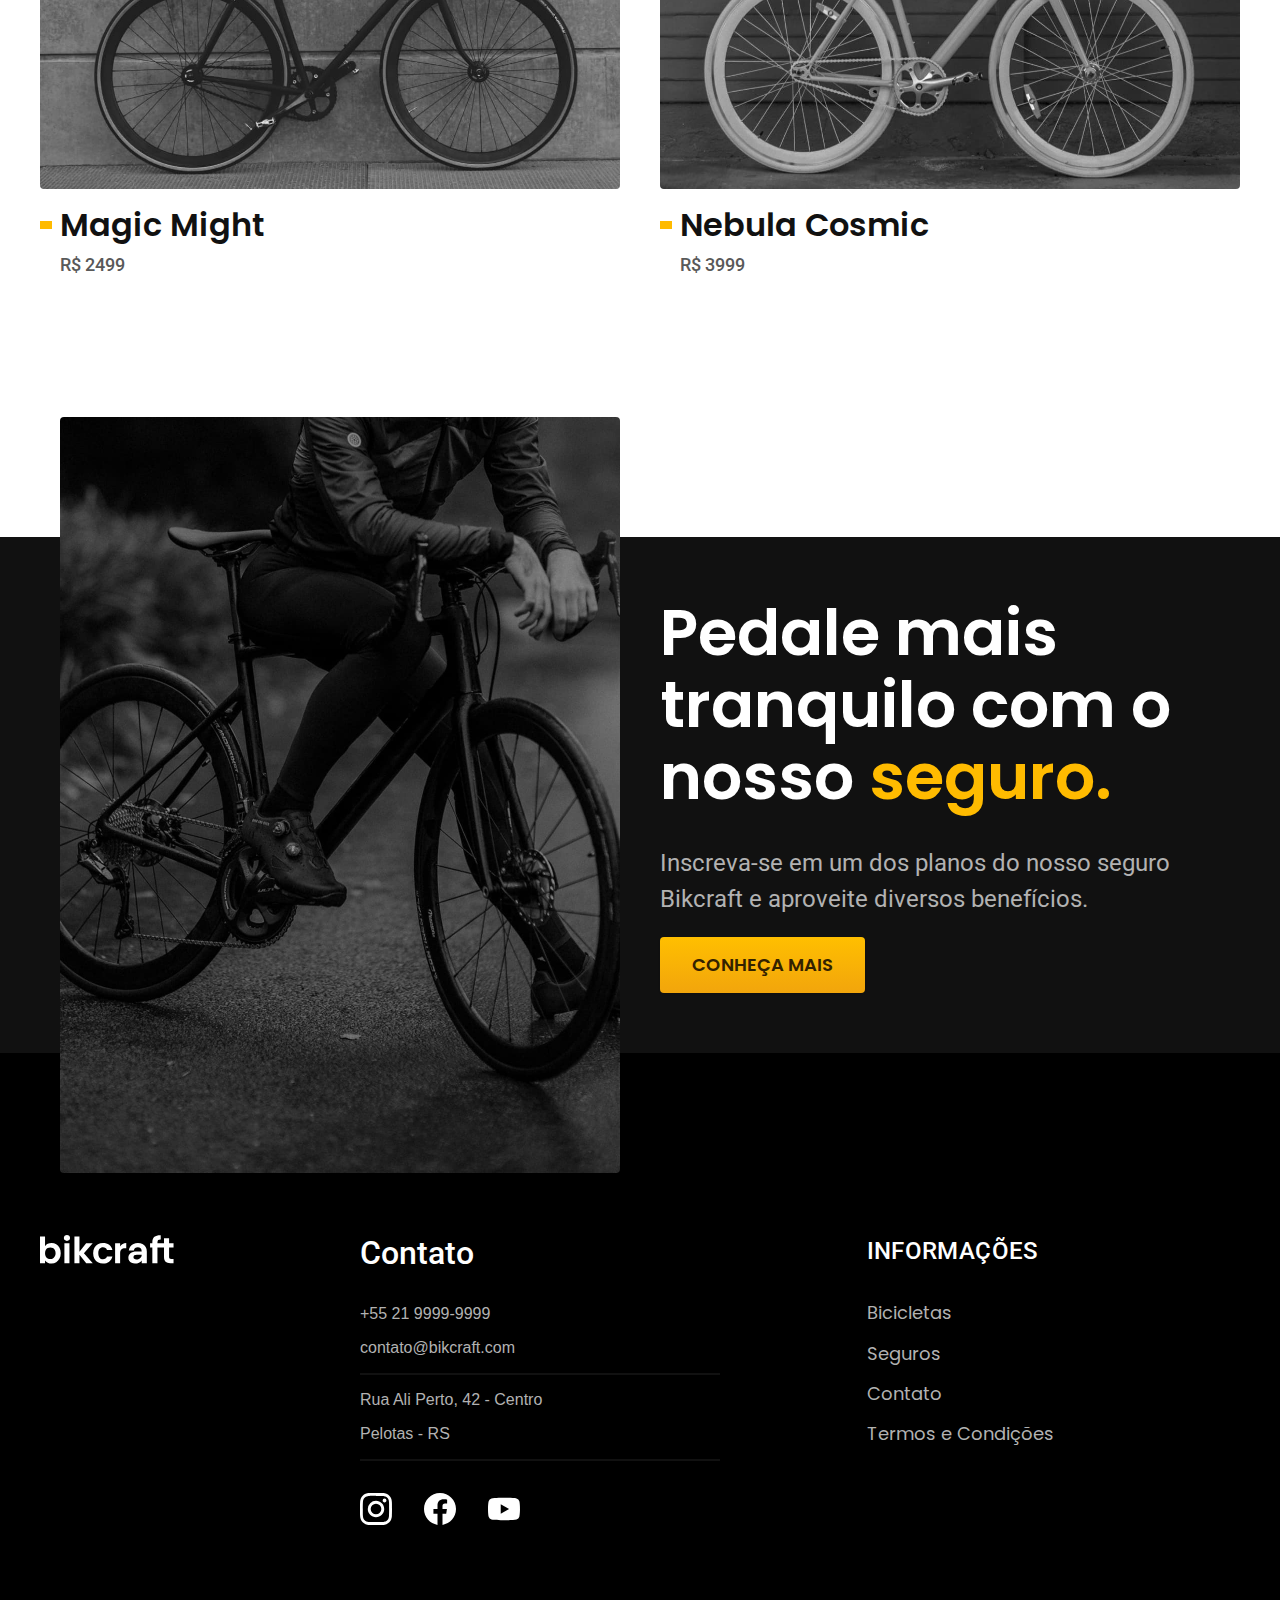
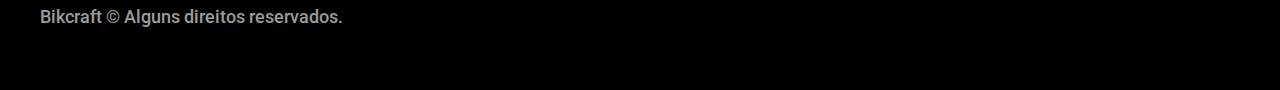
<file: bicicletas/nimbus.html>
<!DOCTYPE html>
<html lang="en">

<head>
  <meta charset="UTF-8">
  <meta name="viewport" content="width=device-width, initial-scale=1.0">
  <title>Nimbus | Bikcraft</title>
  <meta name="description" content="Termos e condições.">

  <link rel="icon" href="../favicon.svg" type="image/svg+xml">
  <link rel="preload" href="../css/style.min.css" as="style">
  <link rel="stylesheet" href="../css/style.min.css">

  <link rel="preconnect" href="https://fonts.googleapis.com">
  <link rel="preconnect" href="https://fonts.gstatic.com" crossorigin>
  <link href="https://fonts.googleapis.com/css2?family=Merriweather:ital,wght@1,900&family=Poppins:wght@400;600&family=Roboto:wght@400;500&display=swap" rel="stylesheet">
  <script>document.documentElement.classList.add("js");</script>
</head>

<body id="bicicleta">
  <header class="header-bg">
    <div class="header container">
      <a href="../">
        <img src="../img/bikcraft.svg" alt="bikcraft">
      </a>

      <nav aria-label="primária">
        <ul class="header-menu font-1-m cor-0">
          <li><a href="../bicicletas.html">Bicicletas</a></li>
          <li><a href="../seguros.html">Seguros</a></li>
          <li><a href="../contato.html">Contato</a></li>
        </ul>
      </nav>
    </div>
  </header>

  <main class="titulo-bg">
    <div>
      <div class="titulo container">
        <p class="font-2-l-b cor-5">R$ 4999</p>
        <h1 class="font-1-xxl cor-0">Nimbus Stark<span class="cor-p1">.</span></h1>
      </div>
    </div>

    <div class="bicicleta container">
      <div class="bicicleta-imagens">
        <img src="../img/bicicleta/nimbus1.jpg">
        <img src="../img/bicicleta/nimbus2.jpg">
        <img src="../img/bicicleta/nimbus3.jpg">
      </div>
      <div class="bicleta-conteudo">
        <p class="font-2-l cor-5">A Nimbus Stark é a melhor Bikcraft já criada pela nossa equipe. Ela vem equipada com os melhores acessórios, o que garante maior velocidade.</p>
        <div class="bicicleta-comprar">
          <a class="botao" href="../orcamento.html?tipo=bikcraft&produto=nimbus">Comprar Agora</a>
          <span class="font-1-xs cor-6"><img src="../img/icones/entrega.svg"> entrega em 5 dias</span>
          <span class="font-1-xs cor-6"><img src="../img/icones/estoque.svg"> 18 em estoque</span>
        </div>
        <h2 class="font-1-xs cor-0">Informações</h2>
        <ul class="bicicleta-informacoes">
          <li>
            <img src="../img/icones/eletrica.svg" alt="">
            <h3 class="font-1-m cor-0">Motor Elétrico</h3>
            <p class="font-2-xs cor-5">Permite você viajar distâncias inimaginaveis com a sua bike.</p>
          </li>
          <li>
            <img src="../img/icones/velocidade.svg" alt="">
            <h3 class="font-1-m cor-0">50 km/h</h3>
            <p class="font-2-xs cor-5">A mais rápida bicicleta elétrica disponível hoje no mercado.</p>
          </li>
          <li>
            <img src="../img/icones/rastreador.svg" alt="">
            <h3 class="font-1-m cor-0">Rastreador</h3>
            <p class="font-2-xs cor-5">Rastreador e sistema anti-furto para garantir o seu sossego.</p>
          </li>
          <li>
            <img src="../img/icones/carbono.svg" alt="">
            <h3 class="font-1-m cor-0">Fibra de Carbono</h3>
            <p class="font-2-xs cor-5">Maior proteção possível para a sua Bikcraft com fibra de carbono.</p>
          </li>
        </ul>
        <h2 class="font-1-xs cor-0">Ficha Técnica</h2>
        <ul class="bicicleta-ficha font-2-s cor-4">
          <li>Peso <span>9Kg</span></li>
          <li>Altura <span>60 cm</span></li>
          <li>Largura <span>120 cm</span></li>
          <li>Profundidade <span>10 cm</span></li>
          <li>marchas <span>16</span></li>
          <li>Roda <span>29</span></li>
        </ul>
      </div>
    </div>
  </main>

  <article class="bicicletas-lista container">
    <h2 class="font-1-xxl">escolha a sua<span class="cor-p1">.</span></h2>

    <ul>
      <li>
        <a href="./magic.html">
          <img src="../img/bicicletas/magic.jpg" alt="Bicileta preta">
          <h3 class="font-1-xl">Magic Might</h3>
          <span class="font-2-m cor-8">R$ 2499</span>
        </a>
      </li>
      <li>
        <a href="./nebula.html">
          <img src="../img/bicicletas/nebula.jpg" alt="Bicileta preta">
          <h3 class="font-1-xl">Nebula Cosmic</h3>
          <span class="font-2-m cor-8">R$ 3999</span>
        </a>
      </li>
    </ul>
  </article>

  <article class="seguro-bg">
    <div class="seguro container">
      <div class="seguro-imagem">
        <img src="../img/fotos/seguros.jpg" alt="Pessoa parada em cima de uma bicicleta">
      </div>
      <div class="seguro-conteudo">
        <h2 class="font-1-xxl cor-0">Pedale mais tranquilo com o nosso <span class="cor-p1">seguro.</span></h2>
        <p class="font-2-l cor-5">Inscreva-se em um dos planos do nosso seguro Bikcraft e aproveite diversos benefícios.</p>
        <a class="botao" href="../seguros.html">Conheça Mais</a>
      </div>
    </div>
  </article>

  <footer class="footer-bg">
    <div class="footer container">
      <img src="../img/bikcraft.svg" alt="bikcraft">

      <div class="footer-contato">
        <h3 class="font-2-xl cor-0">Contato</h3>
        <ul class="cont-2-m cor-5">
          <li><a href="tel:+552199999999">+55 21 9999-9999</a></li>
          <li><a href="mailto:contato@bikcraft.com">contato@bikcraft.com</a></li>
          <li>Rua Ali Perto, 42 - Centro</li>
          <li>Pelotas - RS</li>
        </ul>
        <div class="footer-redes">
          <a href="../">
            <img src="../img/redes/instagram.svg" alt="Instagram">
          </a>
          <a href="../">
            <img src="../img/redes/facebook.svg" alt="Facebook">
          </a>
          <a href="../">
            <img src="../img/redes/youtube.svg" alt="Youtube">
          </a>
        </div>
      </div>

      <div class="footer-informacoes">
        <h3 class="font-2-l-b cor-0">Informações</h3>
        <nav>
          <ul class="font-1-m cor-5">
            <li><a href="../bicicletas.html">Bicicletas</a></li>
            <li><a href="../seguros.html">Seguros</a></li>
            <li><a href="../contato.html">Contato</a></li>
            <li><a href="../termos.html">Termos e Condições</a></li>
          </ul>
        </nav>
      </div>
      <p class="footer-copy font-2-m cor-6">Bikcraft © Alguns direitos reservados.</p>
    </div>
  </footer>
  <script src="../js/script.js"></script>
</body>

</html>
</file>
<file: css/style.min.css>
body{margin:0;font-family:Arial,Arial,Helvetica,sans-serif;color:#111}blockquote,dd,h1,h2,h3,h4,p,ul{margin:0}ul{padding:0;list-style:none}a{text-decoration:none;color:inherit}img{max-width:100%;height:auto;display:block}img[src$=".jpg"]{border-radius:4px}.font-1-xs{font:400 .75rem/1.35 Poppins,sans-serif}.font-2-xs{font:400 .875/1.43 Roboto,sans-serif}.font-1-s{font:400 1rem/1.5 Poppins,sans-serif}.font-2-s{font:400 1/1.5 Roboto,sans-serif}.font-1-m,.font-1-m-b{font:400 1.125rem/1.35 Poppins,sans-serif}.font-1-m-b{font-weight:600}.font-2-m{font:500 1.125rem/1.35 Roboto,sans-serif}.font-1-l{font:400 1.5rem/1.5 Poppins,sans-serif}.font-2-l,.font-2-l-b{font:400 1.5rem/1.5 Roboto,sans-serif}.font-2-l-b{font-weight:500;letter-spacing:.015em;text-transform:uppercase}.font-1-xl{font:600 2rem/1.25 Poppins,sans-serif}.font-2-xl{font:500 2rem/1.25 Roboto,sans-serif}.font-1-xxl{font:600 4rem/1.125 Poppins,sans-serif}@media (max-width:1200px){.font-1-xxl{font-size:3rem}.font-2-l,.font-2-l-b{font-size:1.125rem}}@media (max-width:800px){.font-1-xxl{font-size:2rem}.font-1-xl,.font-2-xl{font-size:1.5rem}}:root{--cor-0:#FFFFFF;--cor-1:#F7F7F7;--cor-2:#EDEDED;--cor-3:#DEDEDE;--cor-4:#CCCCCC;--cor-5:#B2B2B2;--cor-6:#9C9C9C;--cor-7:#717171;--cor-8:#595959;--cor-9:#404040;--cor-10:#2E2E2E;--cor-11:#111111;--cor-12:#000000;--cor-p1:#FFBB00;--cor-p2:#E4A30B;--cor-p3:#A66F00;--cor-p4:#664400;--cor-p5:#332200}.cor-0{color:var(--cor-0)}.cor-1{color:var(--cor-1)}.cor-2{color:var(--cor-2)}.cor-3{color:var(--cor-3)}.cor-4{color:var(--cor-4)}.cor-5{color:var(--cor-5)}.cor-6{color:var(--cor-6)}.cor-7{color:var(--cor-7)}.cor-8{color:var(--cor-8)}.cor-9{color:var(--cor-9)}.cor-10{color:var(--cor-10)}.cor-11{color:var(--cor-11)}.cor-12{color:var(--cor-12)}.cor-p1{color:var(--cor-p1)}.cor-p2{color:var(--cor-p2)}.cor-p3{color:var(--cor-p3)}.cor-p4{color:var(--cor-p4)}.cor-p5{color:var(--cor-p5)}.js .fadeInDown{transform:translate3d(0,-20px,0)}.js .fadeInUp{transform:translate3d(0,20px,0)}.js .fadeInRight{transform:translate3d(20px,0,0)}.js .fadeInLeft{transform:translate3d(-20px,0,0)}.js [data-anime]{opacity:0}.js .anime{opacity:1;transform:none;transition:transform .8s,opacity .8s}.container{box-sizing:border-box;max-width:1200px;padding:0 20px;margin:0 auto}.botao{display:inline-block;padding:16px 32px;background:linear-gradient(#ffbf00,#f2a50c);border-radius:4px;box-shadow:0 1px 2px rgba(0,0,0,.1);text-transform:uppercase;color:var(--cor-p5);font:600 1.125rem/1.35 Poppins,sans-serif;max-width:max-content;border:none;cursor:pointer}.botao:hover{background:linear-gradient(#ffb60d,#e59317)}.botao.secundario{background:var(--cor-10);color:var(--cor-2)}.botao.secundario:hover{background:var(--cor-9)}.botao.seta{display:flex;align-items:center}.botao.seta::after{content:"";display:inline-block;width:18px;height:10px;margin-left:12px;background:url(../img/icones/seta.svg);transition:transform .2s}.botao.seta:hover::after{transform:translateX(4px)}@media (max-width:600px){.botao{padding:12px 16px;font-size:1rem}}.link{display:inline-block;color:var(--cor-p1);font:500 1.5rem/1.5 Poppins,sans-serif;text-transform:uppercase}.link::after{content:"";display:block;width:100%;height:4px;background:currentColor}.link:hover{color:var(--cor-0)}.titulo-bg{padding:60px 0;background:var(--cor-11)}.titulo{background:url("../img/dec/top-right.svg") no-repeat top right 20px}.titulo p{margin-bottom:4px}@media (max-width:800px){.titulo-bg{padding:40px 0}.titulo p{font-size:1rem;text-transform:lowercase;font-weight:400}}.form{display:grid;grid-template-columns:1fr 1fr;gap:20px}.form label{display:block;font:400 1rem/1.5 Poppins,sans-serif;margin-bottom:4px}.form .col-2{grid-column:span 2}.form input[type=email],.form input[type=text],.form textarea{font:400 1rem/1.5 Roboto,sans-serif;background:var(--cor-1);border:1px solid var(--cor-2);padding:12px;border-radius:4px;width:100%;box-sizing:border-box}.form input[type=email]:focus,.form input[type=text]:focus,.form textarea:focus{outline:0;border-color:var(--cor-p1);background:var(--cor-0);box-shadow:0 0 0 2px #fea}@media (max-width:600px){.form{grid-template-columns:1fr}.form .col-2{grid-column:1}}.header-bg{background:var(--cor-12)}.header{display:flex;flex-wrap:wrap;gap:20px;justify-content:space-between;align-items:center;padding:20px}.header-menu{display:flex;flex-wrap:wrap;gap:40px}.header-menu a{display:inline-block;padding:16px 0;position:relative}.header-menu a:after{content:"";display:block;height:2px;width:0;background:var(--cor-0);margin-top:4px;transition:.3s;position:absolute}.header-menu a.ativo::after,.header-menu a:hover::after{width:100%}@media (max-width:800px){.header-menu{gap:20px}.header-menu a{background:var(--cor-11);padding:12px 16px;border-radius:4px}.header-menu a:hover{background:var(--cor-10)}.header-menu a::after{display:none}}@media (max-width:600px){.header-menu{gap:12px}.header-menu a{padding:8px 12px;font-size:14px}}.footer-bg{background:var(--cor-12)}.footer{display:grid;grid-template-columns:3fr 5fr 4fr;gap:40px;padding:60px 0}.footer h3{margin-bottom:32px}.footer-contato ul{margin-bottom:32px}.footer-contato li:nth-child(2n)::after{content:"";display:block;max-width:360px;height:2px;background:var(--cor-11);margin-top:16px}.footer li{margin-bottom:16px}.footer-redes{display:flex;gap:32px}.footer a:hover{color:var(--cor-0)}.footer-copy{grid-column:1/-1;margin-top:40px}@media (max-width:800px){.footer>img{display:none}.footer{grid-template-columns:1fr 1fr}}@media (max-width:600px){.footer{grid-template-columns:1fr;gap:60px}.footer-copy{margin-top:0}}.introducao-bg{background:var(--cor-12) url("../img/dec/bottom-left.svg") no-repeat bottom 160px left 20px;box-shadow:inset 0 -120px var(--cor-0)}.introducao{display:grid;grid-template-columns:1fr 1fr;gap:0 40px}.introducao-conteudo{align-self:end;padding-bottom:200px}.introducao img{width:100%;height:100%;object-fit:cover}.introducao h1{margin-bottom:32px}.introducao p{margin-bottom:20px}@media (max-width:800px){.introducao-bg{background:var(--cor-11);padding-top:40px;box-shadow:inset 0 -60px var(--cor-0)}.introducao{grid-template-columns:1fr;gap:32px}.introducao-conteudo{padding-bottom:0}.introducao h1{margin-bottom:16px}.introducao img{height:300px;width:100%}}.tecnologia-bg{background:var(--cor-11);box-shadow:inset 0 80px var(--cor-0),inset 0 -80px var(--cor-0)}.tecnologia{display:grid;grid-template-columns:1fr 1fr;gap:40px}.tecnologia-imagem img{width:100%;height:100%;object-fit:cover;object-position:left}.tecnologia-conteudo{padding:160px 0}.tecnologia-conteudo>span{display:block;margin-bottom:20px}.tecnologia-conteudo h2{margin-bottom:32px}.tecnologia-conteudo>p{margin-bottom:20px}.tecnologia-conteudo a{margin-bottom:80px}.tecnologia-vantagens{display:flex;gap:40px}.tecnologia-vantagens h3{margin-bottom:8px;width:max-content}.tecnologia-vantagens img{margin-bottom:8px}@media (max-width:800px){.tecnologia-bg{box-shadow:initial}.tecnologia{grid-template-columns:1fr}.tecnologia-conteudo{padding:60px 0}.tecnologia-imagem{display:none}.tecnologia a{margin-bottom:60px}}@media (max-width:600px){.tecnologia-vantagens{flex-direction:column}}.parceiros{padding:60px 120px}.parceiros h2{margin-bottom:60px}.parceiros ul{padding:0 20px;max-width:1400px;display:grid;grid-template-columns:repeat(4,1fr);margin:0 auto}.parceiros li{display:flex;padding:32px;border-left:2px solid var(--cor-2)}.parceiros li:first-child,.parceiros li:nth-child(5){border:none}.parceiros li:nth-child(n+5){border-top:2px solid var(--cor-2)}.parceiros img{margin:auto}@media (max-width:800px){.parceiros{padding-bottom:60px}.parceiros li{padding:20px}.parceiros h2{margin-bottom:20px}.parceiros ul{grid-template-columns:repeat(2,1fr)}.parceiros li:nth-child(n+3){border-top:2px solid var(--cor-2)}.parceiros li:nth-child(odd){border-left:none}}.depoimento{display:grid;grid-template-columns:1fr 1fr;background:var(--cor-p1);overflow:hidden}.depoimento img{width:100%;height:100%;object-fit:cover;border-radius:0}.depoimento-conteudo{padding:40px 40px 80px 80px;align-self:end;background:url("../img/dec/bottom-right-p.svg") no-repeat bottom 40px right 40px}.depoimento-conteudo p{max-width:32ch;font-family:Merriweather,serif;font-style:italic;font-weight:900;margin-bottom:32px;position:relative}.depoimento p::after,.depoimento p::before{font-size:5rem;color:var(--cor-p2);position:absolute}.depoimento p::before{content:"“";left:-50px;top:-20px}.depoimento p::after{content:"”"}@media (min-width:1200px){.depoimento img{max-height:520px}}@media (max-width:800px){.depoimento{grid-template-columns:1fr;text-align:center}.depoimento img{max-height:200px}.depoimento-conteudo{padding:40px 20px;justify-self:center}}.bicicletas-lista{padding:60px 0 120px 0}.bicicletas-lista h2{margin-bottom:40px}.bicicletas-lista ul{display:flex;gap:40px;padding:0 20px 20px 20px;max-width:1400px;margin:0 auto;overflow-x:auto}#bicicleta .bicicletas-lista ul{padding:0 0 20px 0}.bicicletas-lista li{min-width:280px}.bicicletas-lista a{display:block}.bicicletas-lista img{margin-bottom:1rem}.bicicletas-lista h3{margin-bottom:8px;display:flex;align-items:center}.bicicletas-lista h3::before{content:"";display:inline-block;height:8px;width:12px;margin-right:8px;background:var(--cor-p1);transition:width .2s}.bicicletas-lista a:hover h3::before{width:24px}.bicicletas-lista li span{padding-left:20px}@media (max-width:800px){.bicicletas-lista{padding:60px 0}.bicicletas-lista ul{gap:20px}}.bicicletas-bg{background:linear-gradient(to right,var(--cor-0) 30%,var(--cor-11) 0)}.bicicletas{display:grid;grid-template-columns:1fr 1fr;gap:40px;padding:60px 0;align-content:start;background:url("../img/dec/top-right.svg") no-repeat top 40px right 40px}.bicicletas-imagem{display:grid}.bicicletas-imagem img{grid-area:1/1}.bicicletas-imagem span{grid-area:1/1;place-self:start end;margin-top:20px;background:var(--cor-12);display:inline-block;padding:8px 16px 8px 8px;border-radius:4px 0 0 4px}.bicicletas-conteudo{display:grid;grid-template-columns:1fr auto;align-content:start}.bicicletas h2,.bicicletas p{grid-column:1/-1}.bicicletas h2{margin-bottom:20px}.bicicletas h2::before{content:"";display:block;width:12px;height:8px;background:var(--cor-p1);margin-bottom:8px}.bicicletas p{margin-bottom:32px}.bicicletas a{place-self:end}.bicicletas li{display:flex;align-items:center}.bicicletas ul{display:grid;gap:16px}.bicicletas-conteudo img{width:24px;margin-right:8px}@media (max-width:800px){.bicicletas{grid-template-columns:1fr;gap:20px;padding:40px 0}.bicicletas-bg{background:var(--cor-11)}}@media (max-width:600px){.bicicletas-conteudo{grid-template-columns:1fr}.bicicletas ul{font-size:1rem;grid-template-columns:1fr 1fr;margin-bottom:32px}.bicicletas a{place-self:start}}.bicicleta{display:grid;grid-template-columns:1fr 1fr;align-items:start;gap:40px;padding:60px 0}#bicicleta .titulo p{text-transform:uppercase}.bicicleta-imagens{display:flex;flex-wrap:wrap;gap:20px}.bicicleta-imagens img{flex:1;min-width:200px}.bicicleta-imagens img:first-child{min-width:100%}.bicicleta-conteudo>p{margin-bottom:32px}.bicicleta-comprar{display:grid;grid-template-columns:max-content auto;align-items:center;justify-items:start;gap:8px 12px;margin-bottom:40px}.bicicleta-comprar a{grid-row:span 2}.bicicleta-comprar span{display:flex;align-items:center;background:var(--cor-12);gap:8px;padding:4px 8px;border-radius:4px}.bicicleta-conteudo h2{text-transform:uppercase;letter-spacing:.015em;margin-bottom:12px}.bicicleta-ficha,.bicicleta-informacoes{padding:32px;background:var(--cor-12);border-radius:4px}.bicicleta-informacoes{margin-bottom:40px;display:grid;grid-template-columns:1fr 1fr;gap:32px}.bicicleta-informacoes img{width:24px;margin-bottom:8px}.bicicleta-informacoes h3{margin-bottom:8px}.bicicleta-ficha li{padding:4px 0;display:flex;justify-content:space-between;border-bottom:1px solid var(--cor-11)}.bicicleta-ficha li:last-child{border-bottom:none}.bicicleta-ficha span{color:var(--cor-6)}@media (max-width:800px){.bicicleta{grid-template-columns:1fr;padding:40px 0}.bicicleta-imagens{grid-row:2}}@media (max-width:400px){.bicicleta-informacoes{grid-template-columns:1fr}.bicicleta-comprar{grid-template-columns:1fr}}.seguro-bg{background:var(--cor-11);box-shadow:inset 0 120px var(--cor-0),inset 0 -120px var(--cor-12)}.seguro{display:grid;grid-template-columns:1fr 1fr;gap:40px}.seguro-imagem img{width:100%;height:100%;object-fit:cover}.seguro-conteudo{padding:180px 0}.seguro h2{margin-bottom:32px}.seguro p{margin-bottom:20px}@media (max-width:800px){.seguro-bg{box-shadow:inset 0 -60px var(--cor-12)}.seguro{grid-template-columns:1fr}.seguro-conteudo{grid-row:1;padding:40px 0 0 0}}.seguros-bg{background:var(--cor-11)}.seguros{padding:60px 0;display:grid;grid-template-columns:1fr 1fr;gap:40px;align-items:center}#seguros .seguros{padding-top:0}.seguros h2{grid-column:1/-1}.seguros-item{background:var(--cor-12);padding:32px 32px 32px 60px;display:grid;grid-template-columns:1fr auto;border-radius:4px}.seguros-item h3{margin-bottom:40px}.seguros-item span{grid-column:2;display:block;text-align:right}.seguros-item ul{grid-column:1/-1;margin-bottom:32px}.seguros-item li{display:flex;align-items:center;position:relative}.seguros-item li::before{content:"";display:inline-block;width:13px;height:9px;background-image:url("../img/icones/lista.svg");position:absolute;left:-21px}.seguros-item li+li{margin-top:20px}.seguros-item a{grid-column:1/-1}@media (max-width:800px){.seguros{grid-template-columns:1fr}}.vantagens-bg{background:var(--cor-12)}.vantagens{padding:120px 0}.vantagens h2{margin-bottom:60px}.vantagens ul{display:grid;grid-template-columns:repeat(auto-fit,minmax(280px,max-content));gap:40px 80px}.vantagens h3,.vantagens img{margin-bottom:8px}@media (max-width:800px){.vantagens{padding:60px 0}.vantagens h2{margin-bottom:40px}.vantagens ul{gap:20px}}.perguntas{padding:120px 0}.perguntas h2{margin-bottom:60px}.perguntas button{display:grid;grid-template-columns:auto 1fr auto;align-items:center;gap:8px;cursor:pointer;border:none;background:0 0;width:100%;text-align:left}.perguntas button::before{content:"";display:inline-block;width:12px;height:8px;background:var(--cor-p1)}.perguntas button::after{content:"";display:inline-block;width:14px;height:6px;background:url("../img/icones/seta-abrir.svg");transition:.3s}.perguntas dl>div{padding:20px;border-radius:4px}.perguntas dl>div:nth-child(odd){background:var(--cor-1)}.js .perguntas button[aria-expanded=true]::after,.perguntas button:hover::after{transform:rotate(180deg)}.js .perguntas dd{display:none}.js .perguntas dd.ativa{display:block}.perguntas dd{padding-left:20px;padding-top:16px;max-width:80ch}@media (max-width:800px){.perguntas{padding:60px 0}.perguntas h2{margin-bottom:40px}}#contato{background:linear-gradient(var(--cor-11) 600px,var(--cor-1) 0)}.contato{display:grid;grid-template-columns:5fr 7fr}.contato-dados,.contato-formulario{padding:60px;box-shadow:0 1px 2px rgba(0,0,0,.1)}.contato-dados{border-radius:5px 0 0 5px;background:var(--cor-12) url("../img/dec/bottom-left.svg") no-repeat bottom 20px left 20px}.contato-formulario{border-radius:0 5px 5px 0;background:var(--cor-0) url("../img/dec/bottom-right.svg") no-repeat bottom 20px right 20px}.contato-dados h2{margin-bottom:60px}.contato-endereco{margin-bottom:32px;padding-left:28px;background:url("../img/icones/local.svg") no-repeat 0 2px}.contato-endereco p{margin-bottom:8px}.contato-meios a{display:block;max-width:max-content;margin-bottom:8px;padding-left:28px}.contato-meios a:hover{color:var(--cor-0)}.contato-meios a:first-child{background:url("../img/icones/email.svg") no-repeat 0 2px}.contato-meios a:nth-child(2){margin-bottom:32px}.contato-meios a:nth-child(3){background:url("../img/icones/telefone.svg") no-repeat 0 2px;margin-bottom:60px}.contato-redes{display:flex;gap:32px;padding-left:28px}@media (max-width:800px){.contato{grid-template-columns:1fr}.contato-dados,.contato-formulario{padding:20px}.contato-dados{border-radius:5px 5px 0 0;background:var(--cor-12)}.contato-formulario{border-radius:0 0 5px 5px}.contato-dados h2,.contato-meios a:nth-child(3){margin-bottom:32px}.contato-redes{margin-bottom:12px}}.lojas{display:grid;grid-template-columns:1fr 1fr;gap:0 40px;padding-top:120px;padding-bottom:120px}.lojas img{border-radius:4px 4px 0 0}.lojas h2{grid-column:1/-1;margin-bottom:60px}.lojas-item{border-radius:4px;box-shadow:0 1px 2px rgba(0,0,0,.1);background:var(--cor-0)}.lojas-conteudo{display:grid;grid-template-columns:1fr 1fr;gap:32px 16px;padding:32px}.lojas-conteudo h3,.lojas-tempo{grid-column:1/-1}.lojas-dados{display:grid;gap:8px;border-left:2px solid var(--cor-2);padding-left:12px}.lojas-tempo{display:flex;align-items:center;gap:8px}@media (max-width:800px){.lojas{gap:20px;padding:60px 0}.lojas h2{margin-bottom:32px}.lojas-conteudo{grid-template-columns:1fr}}@media (max-width:600px){.lojas{grid-template-columns:1fr}}#orcamento{background:linear-gradient(var(--cor-11) 600px,var(--cor-1) 0)}.orcamento{display:grid;grid-template-columns:5fr 7fr;padding-bottom:120px}.orcamento h2{text-transform:uppercase;position:relative;display:flex;align-items:center}.orcamento h2::before{content:"";display:inline-block;width:4px;height:8px;background:var(--cor-p1);position:absolute;left:-12px}.orcamento-dados,.orcamento-produto{padding:60px;box-shadow:0 1px 2px rgba(0,0,0,.1)}.orcamento-produto{border-radius:5px 0 0 5px;background:var(--cor-12) url("../img/dec/bottom-left.svg") no-repeat bottom 20px left 20px;display:grid;grid-template-columns:1fr 1fr;gap:20px;align-content:start}.orcamento-produto label{font:400 1rem/1.5 Poppins,sans-serif;color:var(--cor-4);background:var(--cor-10);padding:12px 16px;border-radius:4px;cursor:pointer;display:grid;grid-template-columns:auto 1fr auto;align-items:center;border:1px solid var(--cor-12)}.orcamento-produto input:checked+label{background:var(--cor-0);color:var(--cor-11)}.orcamento-produto label::before{content:"";display:inline-block;box-sizing:border-box;width:12px;height:12px;border:1px solid var(--cor-6);border-radius:50%;margin-right:8px}.orcamento-produto input:checked+label::before{border-color:var(--cor-7);box-shadow:inset 0 0 0 3px var(--cor-0),inset 0 0 0 6px var(--cor-7)}.orcamento-produto label:hover{background:var(--cor-9);border-color:var(--cor-9)}.orcamento-produto input:focus+label{box-shadow:0 0 0 2px var(--cor-p1);border-color:var(--cor-12)}.orcamento-produto label span{display:none}.orcamento-produto input:checked+label span{display:inline-block}.orcamento-produto input{opacity:0;position:absolute;pointer-events:none}.orcamento-produto>*{grid-column:1/-1}.orcamento-produto>label{grid-column:initial}.orcamento-dados{border-radius:0 5px 5px 0;background:var(--cor-0) url("../img/dec/bottom-right.svg") no-repeat bottom 20px right 20px}.orcamento-conteudo{display:none}.orcamento-conteudo h2,.orcamento-dados h2:nth-of-type(n+2){margin-top:20px}#bikcraft:checked~#orcamento-bikcraft,#seguro:checked~#orcamento-seguro{display:grid;gap:20px}.orcamento-detalhes{display:none;background:var(--cor-0);padding:20px;grid-template-columns:1fr 1fr;border-radius:4px;align-items:center}.orcamento-detalhes li{display:flex;align-items:center;margin-bottom:8px}.orcamento-detalhes li img{width:16px;margin-right:8px}.orcamento-produto input:checked+label+.orcamento-detalhes{display:grid}@media (max-width:1200px){.orcamento-dados,.orcamento-produto{padding:32px}}@media (max-width:800px){.orcamento{grid-template-columns:1fr}.orcamento-produto{border-radius:5px 5px 0 0;background:var(--cor-12)}.orcamento-dados{border-radius:0 0 5px 5px}}@media (max-width:400px){.orcamento-produto{grid-template-columns:1fr}}.termos{padding:80px 0}.termos h2{font-weight:600;margin-bottom:20px}.termos p+h2{margin-top:40px}.termos p{margin-bottom:24px;max-width:75ch}
</file>
